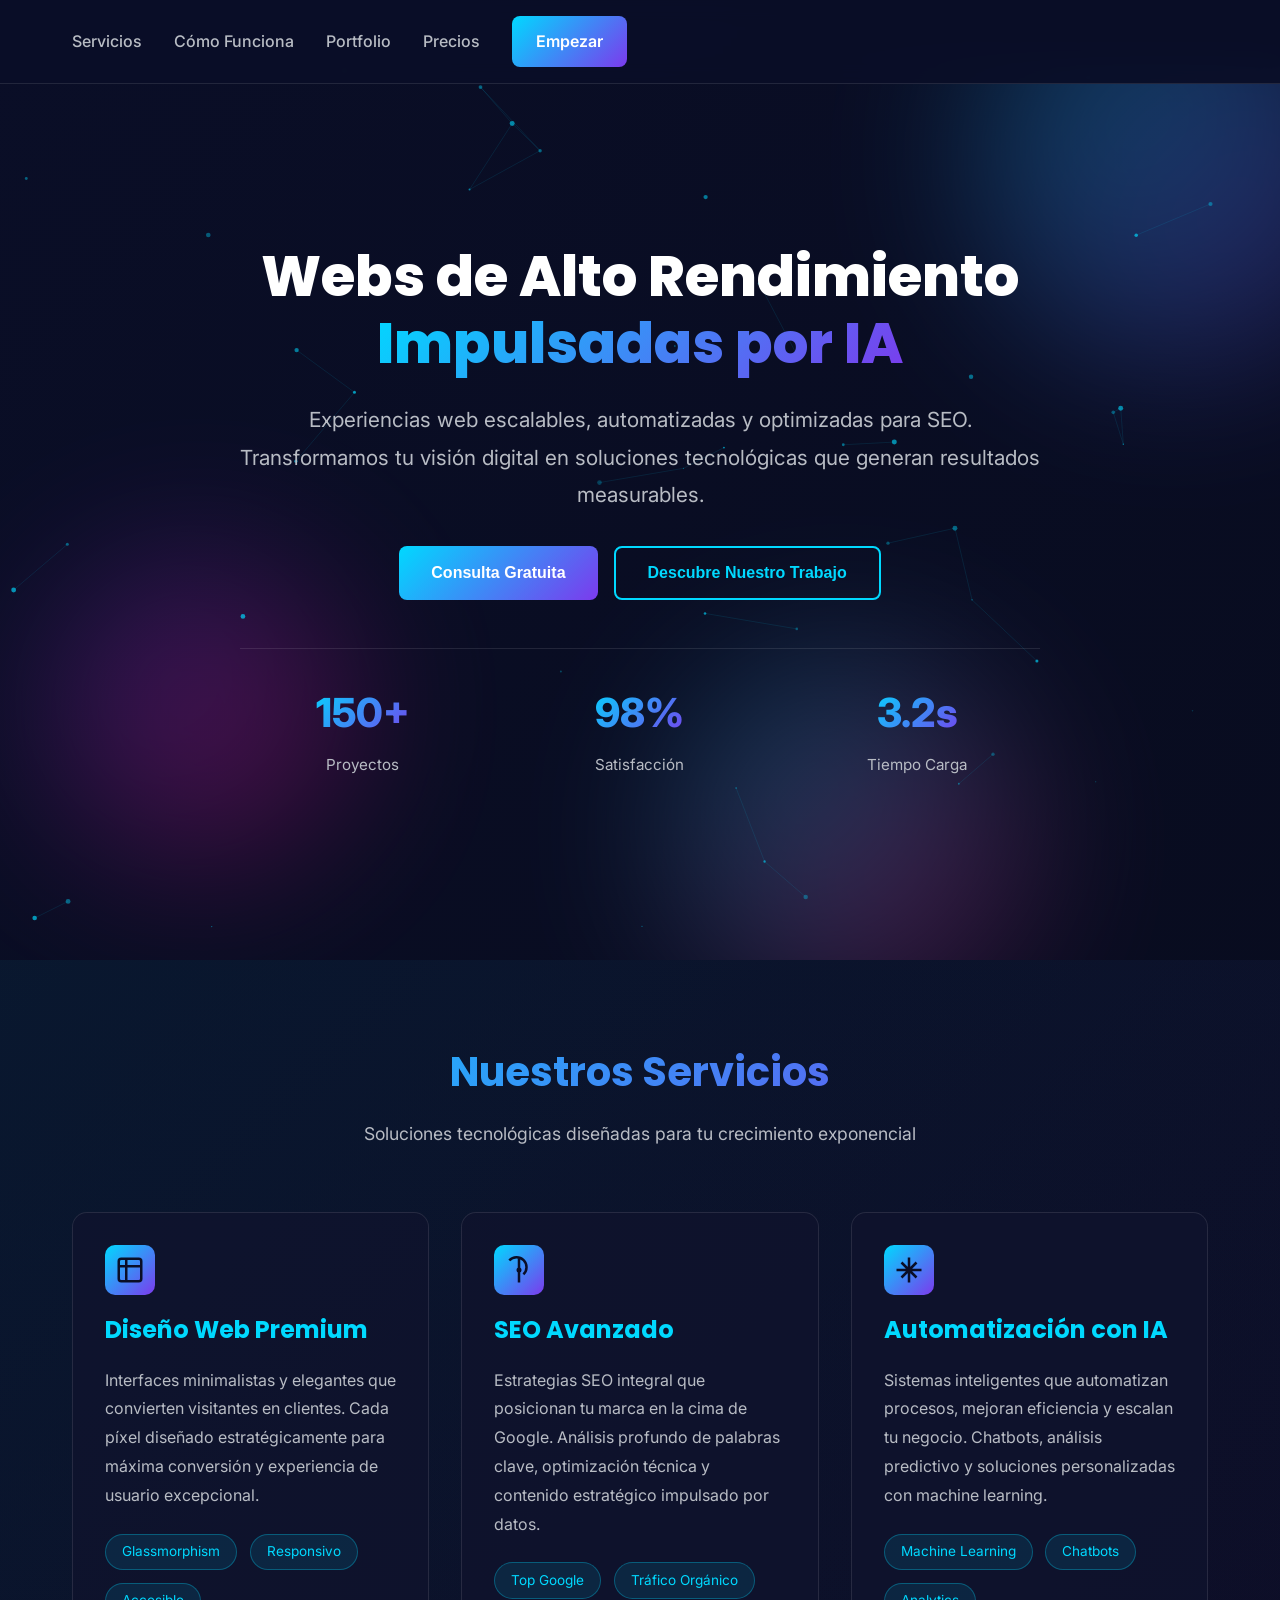
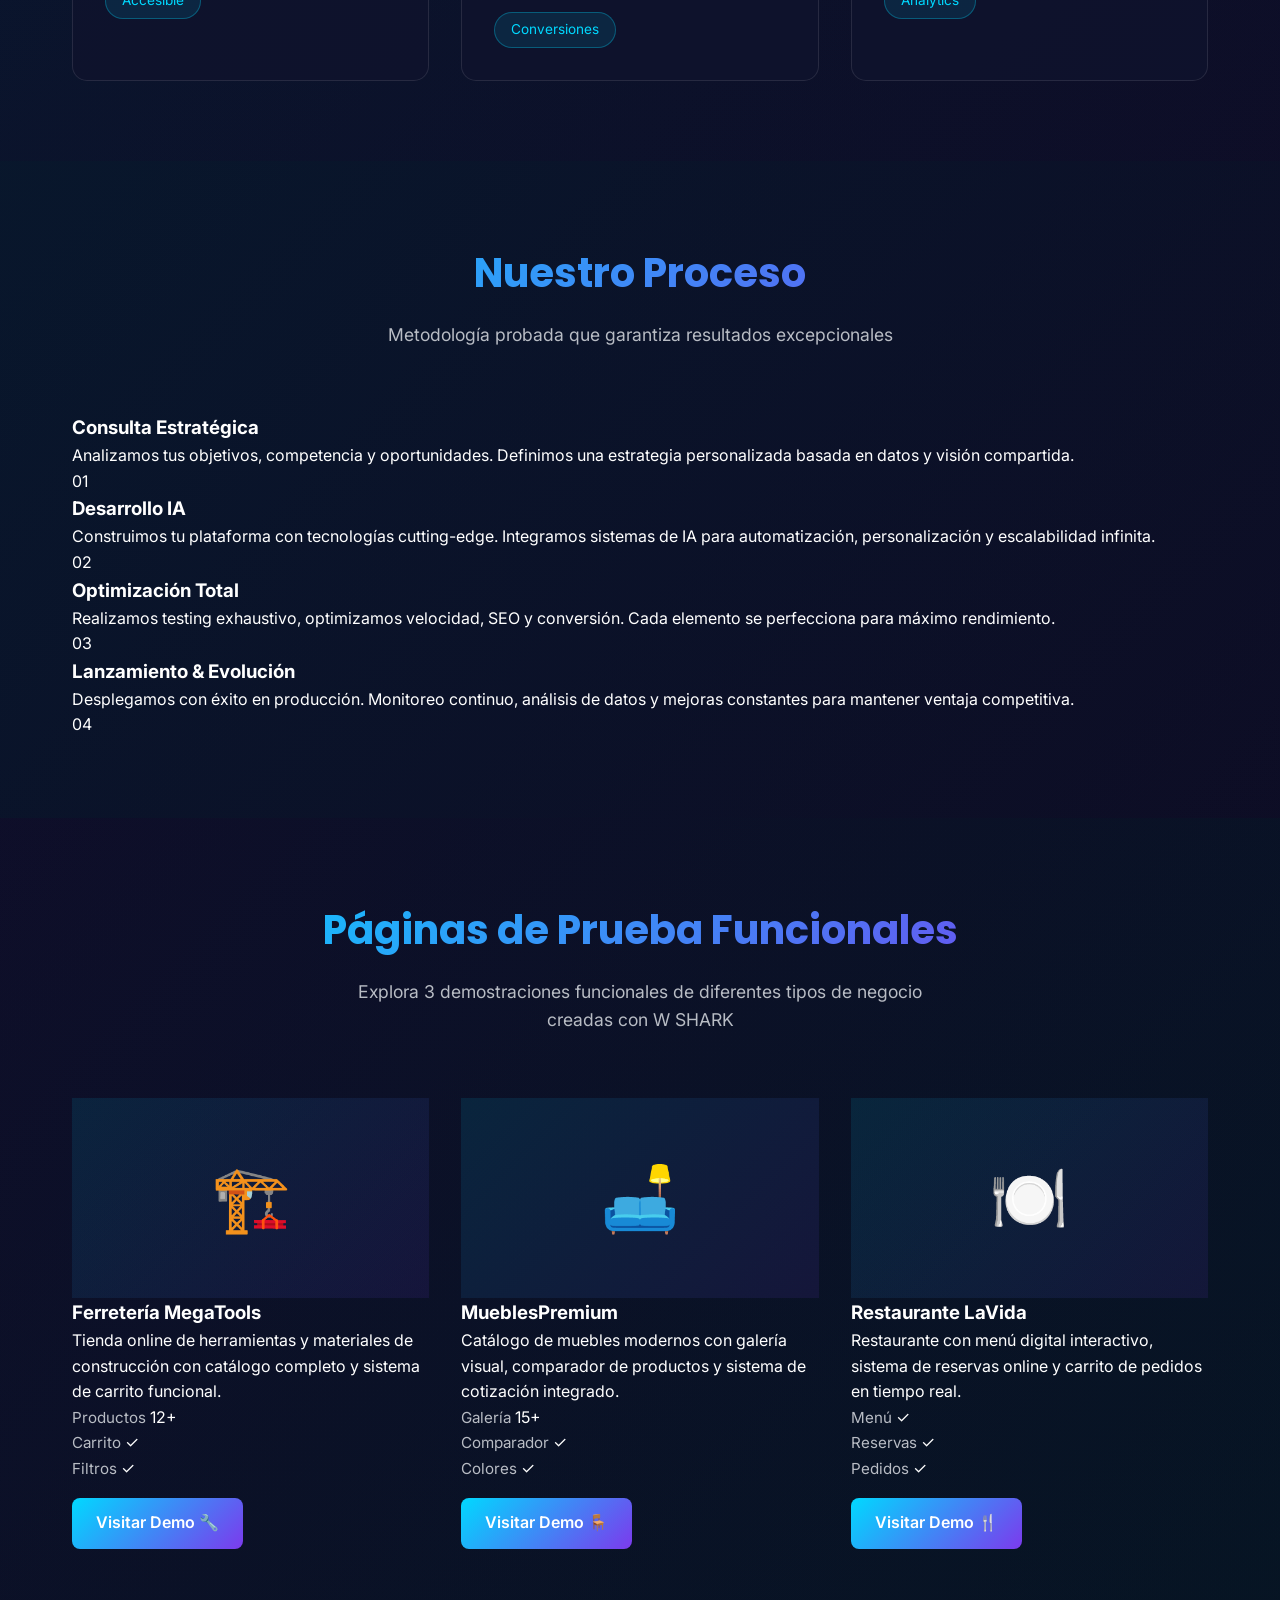
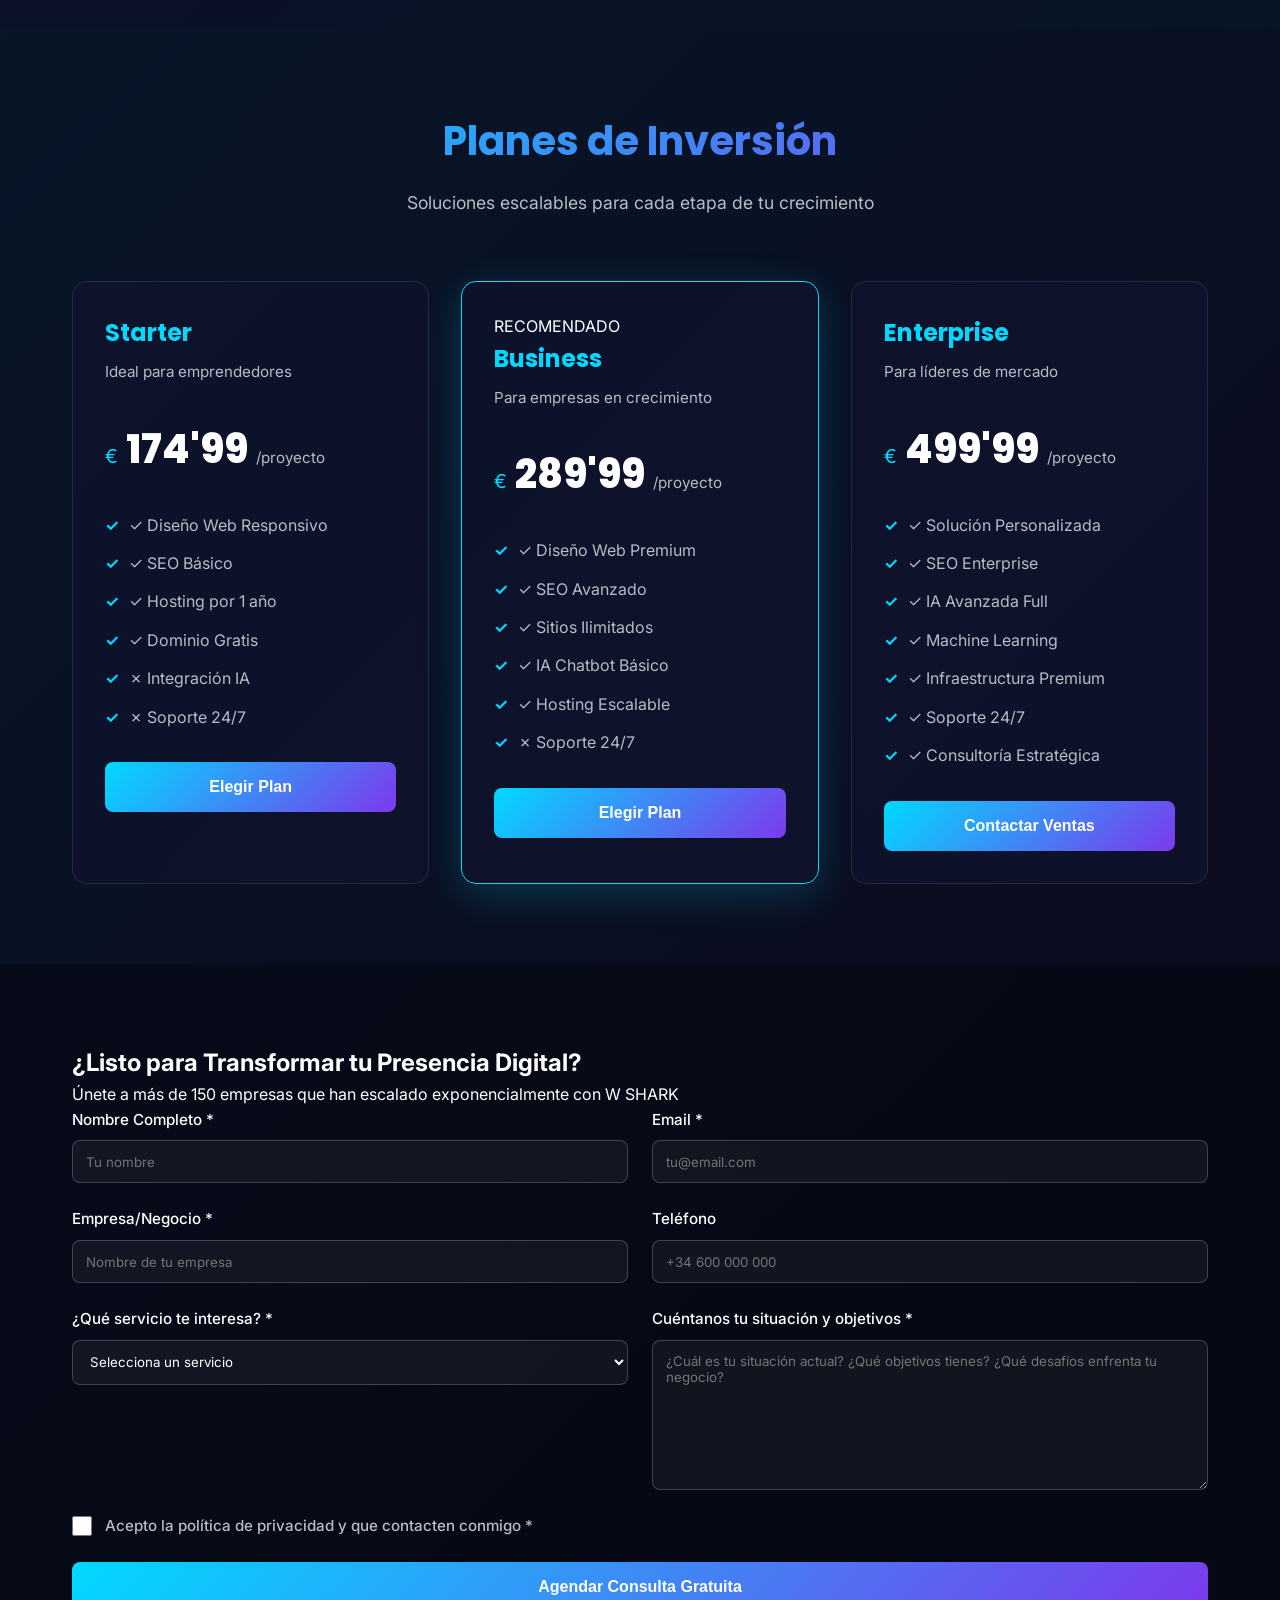
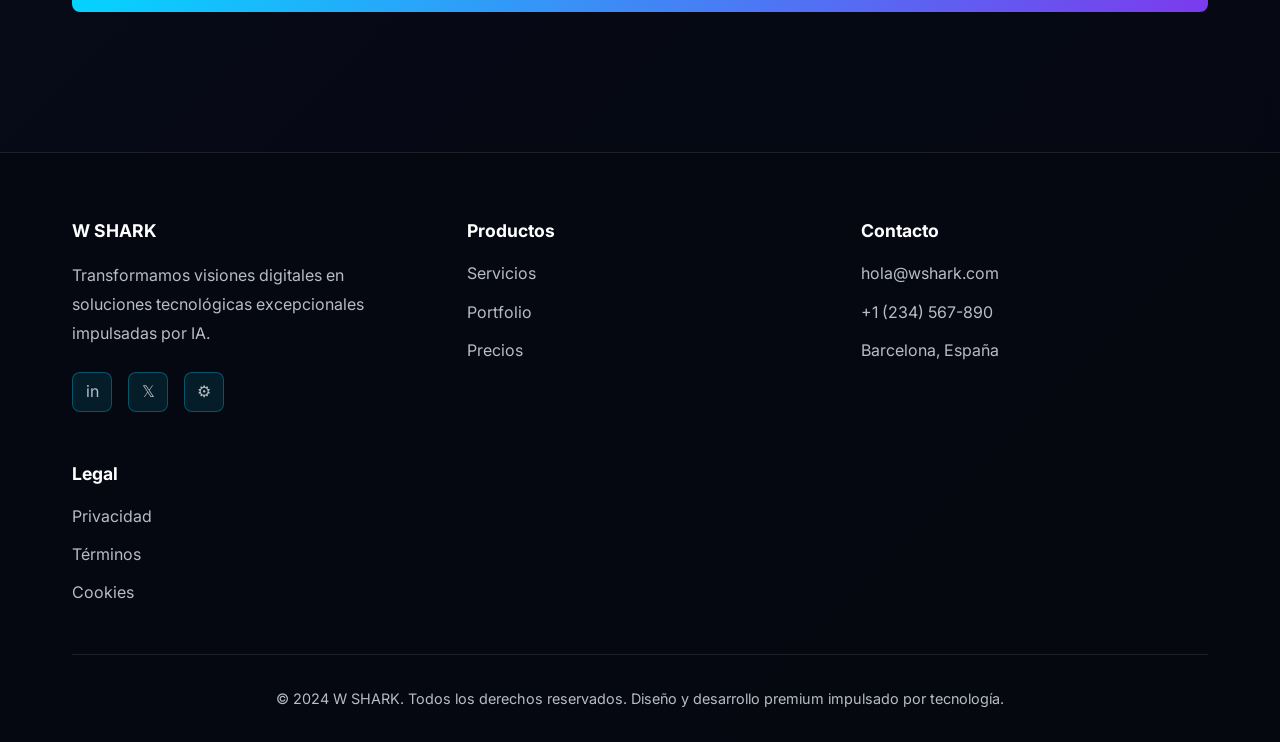
<file: index.html>
<!DOCTYPE html>

<!-- Apertura del documento HTML con idioma español definido -->
<html lang="es">

<!-- ============================
     HEAD - Metadatos y recursos
     ============================ -->
<head>

    <!-- Codificación UTF-8 y viewport responsive para adaptarse a cualquier dispositivo -->
    <meta charset="UTF-8">
    <meta name="viewport" content="width=device-width, initial-scale=1.0">

    <!-- Meta descripción para SEO: texto que aparece en los resultados de búsqueda de Google -->
    <meta name="description" content="W SHARK - Webs de Alto Rendimiento Impulsadas por IA. Experiencias web escalables, automatizadas y optimizadas para SEO.">

    <!-- Título de la pestaña del navegador -->
    <title>W SHARK - Webs de Alto Rendimiento Impulsadas por IA</title>

    <!-- Carga de fuentes tipográficas desde Google Fonts: Inter y Poppins con múltiples pesos -->
    <link href="https://fonts.googleapis.com/css2?family=Inter:wght@300;400;500;600;700;800&family=Poppins:wght@400;600;700;800&display=swap" rel="stylesheet">

    <!-- Hoja de estilos principal del proyecto -->
    <link rel="stylesheet" href="style.css">

</head>

<!-- ============================
     BODY - Contenido visible
     ============================ -->
<body>

    <!-- ============================
         NAVBAR - Barra de navegación
         ============================ -->

    <!-- Barra de navegación fija con id para manipulación desde JavaScript -->
    <nav class="navbar" id="navbar">

        <div class="navbar-container">

            <!-- Botón hamburguesa (tres líneas) que aparece en móvil para abrir/cerrar el menú -->
            <div class="menu-toggle" id="menuToggle">
                <span></span>
                <span></span>
                <span></span>
            </div>

            <!-- Menú de navegación con enlaces ancla a cada sección de la página y botón CTA "Empezar" -->
            <ul class="nav-menu" id="navMenu">
                <li><a href="#servicios" class="nav-link">Servicios</a></li>
                <li><a href="#metodologia" class="nav-link">Cómo Funciona</a></li>
                <li><a href="#portfolio" class="nav-link">Portfolio</a></li>
                <li><a href="#precios" class="nav-link">Precios</a></li>
                <li><a href="#contacto" class="btn-cta nav-cta">Empezar</a></li>
            </ul>

        </div>

    </nav>


    <!-- ============================
         HERO SECTION - Portada principal
         ============================ -->

    <section class="hero" id="hero">

        <!-- Fondo decorativo con tres esferas de gradiente animadas -->
        <div class="hero-background">
            <div class="gradient-sphere gradient-1"></div>
            <div class="gradient-sphere gradient-2"></div>
            <div class="gradient-sphere gradient-3"></div>
        </div>

        <!-- Canvas para la animación de partículas, controlada desde script.js -->
        <canvas id="particleCanvas"></canvas>

        <!-- Contenido principal del hero: título, subtítulo, botones de acción y estadísticas -->
        <div class="hero-content">

            <!-- Título principal con animación de entrada y texto destacado en color -->
            <h1 class="hero-title reveal-text">
                Webs de Alto Rendimiento <br>
                <span class="highlight">Impulsadas por IA</span>
            </h1>

            <!-- Subtítulo descriptivo del servicio con animación fade -->
            <p class="hero-subtitle reveal-fade">
                Experiencias web escalables, automatizadas y optimizadas para SEO. 
                Transformamos tu visión digital en soluciones tecnológicas que generan resultados measurables.
            </p>

            <!-- Botones de llamada a la acción: consulta gratuita y ver portfolio -->
            <div class="hero-buttons reveal-fade">
                <button class="btn-cta btn-primary">Consulta Gratuita</button>
                <button class="btn-secondary">Descubre Nuestro Trabajo</button>
            </div>

            <!-- Estadísticas destacadas: proyectos completados, satisfacción de clientes y tiempo de carga -->
            <div class="hero-stats reveal-fade">
                <div class="stat">
                    <span class="stat-number">150+</span>
                    <span class="stat-label">Proyectos</span>
                </div>
                <div class="stat">
                    <span class="stat-number">98%</span>
                    <span class="stat-label">Satisfacción</span>
                </div>
                <div class="stat">
                    <span class="stat-number">3.2s</span>
                    <span class="stat-label">Tiempo Carga</span>
                </div>
            </div>

        </div>

    </section>


    <!-- ============================
         SERVICIOS - Tarjetas de servicios
         ============================ -->

    <section class="servicios" id="servicios">

        <div class="container">

            <!-- Encabezado de sección con título y descripción -->
            <div class="section-header">
                <h2 class="section-title">Nuestros Servicios</h2>
                <p class="section-description">Soluciones tecnológicas diseñadas para tu crecimiento exponencial</p>
            </div>

            <!-- Grid de tres tarjetas de servicio: Diseño Web, SEO Avanzado y Automatización con IA.
                 Cada tarjeta incluye un icono SVG, título, descripción y etiquetas de características. -->
            <div class="servicios-grid">

                <!-- Tarjeta 1: Diseño Web Premium -->
                <div class="service-card reveal-card">
                    <div class="service-icon">
                        <svg viewBox="0 0 24 24" fill="none" stroke="currentColor" stroke-width="2">
                            <rect x="3" y="3" width="18" height="18" rx="2"/>
                            <path d="M3 9h18M9 3v18"/>
                        </svg>
                    </div>
                    <h3>Diseño Web Premium</h3>
                    <p>Interfaces minimalistas y elegantes que convierten visitantes en clientes. Cada píxel diseñado estratégicamente para máxima conversión y experiencia de usuario excepcional.</p>
                    <div class="service-features">
                        <span class="feature-tag">Glassmorphism</span>
                        <span class="feature-tag">Responsivo</span>
                        <span class="feature-tag">Accesible</span>
                    </div>
                </div>

                <!-- Tarjeta 2: SEO Avanzado -->
                <div class="service-card reveal-card">
                    <div class="service-icon">
                        <svg viewBox="0 0 24 24" fill="none" stroke="currentColor" stroke-width="2">
                            <circle cx="12" cy="12" r="1"/>
                            <path d="M4.22 4.22a8 8 0 1 1 11.31 11.31M12 2v10"/>
                            <path d="M12 12v10"/>
                        </svg>
                    </div>
                    <h3>SEO Avanzado</h3>
                    <p>Estrategias SEO integral que posicionan tu marca en la cima de Google. Análisis profundo de palabras clave, optimización técnica y contenido estratégico impulsado por datos.</p>
                    <div class="service-features">
                        <span class="feature-tag">Top Google</span>
                        <span class="feature-tag">Tráfico Orgánico</span>
                        <span class="feature-tag">Conversiones</span>
                    </div>
                </div>

                <!-- Tarjeta 3: Automatización con IA -->
                <div class="service-card reveal-card">
                    <div class="service-icon">
                        <svg viewBox="0 0 24 24" fill="none" stroke="currentColor" stroke-width="2">
                            <path d="M12 2v20M2 12h20M6 6l12 12M18 6l-12 12"/>
                        </svg>
                    </div>
                    <h3>Automatización con IA</h3>
                    <p>Sistemas inteligentes que automatizan procesos, mejoran eficiencia y escalan tu negocio. Chatbots, análisis predictivo y soluciones personalizadas con machine learning.</p>
                    <div class="service-features">
                        <span class="feature-tag">Machine Learning</span>
                        <span class="feature-tag">Chatbots</span>
                        <span class="feature-tag">Analytics</span>
                    </div>
                </div>

            </div>

        </div>

    </section>


    <!-- ============================
         METODOLOGÍA - Proceso de trabajo
         ============================ -->

    <section class="metodologia" id="metodologia">

        <div class="container">

            <!-- Encabezado de sección con título y descripción -->
            <div class="section-header">
                <h2 class="section-title">Nuestro Proceso</h2>
                <p class="section-description">Metodología probada que garantiza resultados excepcionales</p>
            </div>

            <!-- Timeline de 4 pasos que explica el proceso de trabajo:
                 consulta, desarrollo, optimización y lanzamiento.
                 Cada item incluye un marcador visual, título, descripción y número de paso. -->
            <div class="timeline">

                <!-- Paso 01: Consulta Estratégica -->
                <div class="timeline-item reveal-timeline">
                    <div class="timeline-marker"></div>
                    <div class="timeline-content">
                        <h3>Consulta Estratégica</h3>
                        <p>Analizamos tus objetivos, competencia y oportunidades. Definimos una estrategia personalizada basada en datos y visión compartida.</p>
                        <span class="timeline-number">01</span>
                    </div>
                </div>

                <!-- Paso 02: Desarrollo IA -->
                <div class="timeline-item reveal-timeline">
                    <div class="timeline-marker"></div>
                    <div class="timeline-content">
                        <h3>Desarrollo IA</h3>
                        <p>Construimos tu plataforma con tecnologías cutting-edge. Integramos sistemas de IA para automatización, personalización y escalabilidad infinita.</p>
                        <span class="timeline-number">02</span>
                    </div>
                </div>

                <!-- Paso 03: Optimización Total -->
                <div class="timeline-item reveal-timeline">
                    <div class="timeline-marker"></div>
                    <div class="timeline-content">
                        <h3>Optimización Total</h3>
                        <p>Realizamos testing exhaustivo, optimizamos velocidad, SEO y conversión. Cada elemento se perfecciona para máximo rendimiento.</p>
                        <span class="timeline-number">03</span>
                    </div>
                </div>

                <!-- Paso 04: Lanzamiento y Evolución continua -->
                <div class="timeline-item reveal-timeline">
                    <div class="timeline-marker"></div>
                    <div class="timeline-content">
                        <h3>Lanzamiento & Evolución</h3>
                        <p>Desplegamos con éxito en producción. Monitoreo continuo, análisis de datos y mejoras constantes para mantener ventaja competitiva.</p>
                        <span class="timeline-number">04</span>
                    </div>
                </div>

            </div>

        </div>

    </section>


    <!-- ============================
         PORTFOLIO - Casos de éxito
         ============================ -->

    <section class="portfolio" id="portfolio">

        <div class="container">

            <!-- Encabezado de sección con título y descripción -->
            <div class="section-header">
                <h2 class="section-title">Páginas de Prueba Funcionales</h2>
                <p class="section-description">Explora 3 demostraciones funcionales de diferentes tipos de negocio creadas con W SHARK</p>
            </div>

            <!-- Grid de tres demostraciones funcionales de diferentes tipos de negocio -->
            <div class="portfolio-grid">

                <!-- FERRETERÍA MegaTools -->
                <div class="portfolio-card reveal-card">
                    <div class="portfolio-image">
                        <div style="font-size: 4rem; text-align: center; padding: 3rem 1rem;">🏗️</div>
                    </div>
                    <div class="portfolio-info">
                        <h3>Ferretería MegaTools</h3>
                        <p>Tienda online de herramientas y materiales de construcción con catálogo completo y sistema de carrito funcional.</p>
                        <div class="portfolio-stats">
                            <div class="stat-item">
                                <span class="stat-label">Productos</span>
                                <span class="stat-value">12+</span>
                            </div>
                            <div class="stat-item">
                                <span class="stat-label">Carrito</span>
                                <span class="stat-value">✓</span>
                            </div>
                            <div class="stat-item">
                                <span class="stat-label">Filtros</span>
                                <span class="stat-value">✓</span>
                            </div>
                        </div>
                        <a href="ferreteria.html" style="display: inline-block; margin-top: 1rem; padding: 0.8rem 1.5rem; background: linear-gradient(135deg, #00d9ff, #7c3aed); color: white; text-decoration: none; border-radius: 8px; font-weight: 600; transition: all 0.3s;" onmouseover="this.style.transform='scale(1.05)'" onmouseout="this.style.transform='scale(1)'">Visitar Demo 🔧</a>
                    </div>
                </div>

                <!-- MUEBLES MueblesPremium -->
                <div class="portfolio-card reveal-card">
                    <div class="portfolio-image">
                        <div style="font-size: 4rem; text-align: center; padding: 3rem 1rem;">🛋️</div>
                    </div>
                    <div class="portfolio-info">
                        <h3>MueblesPremium</h3>
                        <p>Catálogo de muebles modernos con galería visual, comparador de productos y sistema de cotización integrado.</p>
                        <div class="portfolio-stats">
                            <div class="stat-item">
                                <span class="stat-label">Galería</span>
                                <span class="stat-value">15+</span>
                            </div>
                            <div class="stat-item">
                                <span class="stat-label">Comparador</span>
                                <span class="stat-value">✓</span>
                            </div>
                            <div class="stat-item">
                                <span class="stat-label">Colores</span>
                                <span class="stat-value">✓</span>
                            </div>
                        </div>
                        <a href="muebles.html" style="display: inline-block; margin-top: 1rem; padding: 0.8rem 1.5rem; background: linear-gradient(135deg, #00d9ff, #7c3aed); color: white; text-decoration: none; border-radius: 8px; font-weight: 600; transition: all 0.3s;" onmouseover="this.style.transform='scale(1.05)'" onmouseout="this.style.transform='scale(1)'">Visitar Demo 🪑</a>
                    </div>
                </div>

                <!-- RESTAURANTE LaVida -->
                <div class="portfolio-card reveal-card">
                    <div class="portfolio-image">
                        <div style="font-size: 4rem; text-align: center; padding: 3rem 1rem;">🍽️</div>
                    </div>
                    <div class="portfolio-info">
                        <h3>Restaurante LaVida</h3>
                        <p>Restaurante con menú digital interactivo, sistema de reservas online y carrito de pedidos en tiempo real.</p>
                        <div class="portfolio-stats">
                            <div class="stat-item">
                                <span class="stat-label">Menú</span>
                                <span class="stat-value">✓</span>
                            </div>
                            <div class="stat-item">
                                <span class="stat-label">Reservas</span>
                                <span class="stat-value">✓</span>
                            </div>
                            <div class="stat-item">
                                <span class="stat-label">Pedidos</span>
                                <span class="stat-value">✓</span>
                            </div>
                        </div>
                        <a href="restaurante.html" style="display: inline-block; margin-top: 1rem; padding: 0.8rem 1.5rem; background: linear-gradient(135deg, #00d9ff, #7c3aed); color: white; text-decoration: none; border-radius: 8px; font-weight: 600; transition: all 0.3s;" onmouseover="this.style.transform='scale(1.05)'" onmouseout="this.style.transform='scale(1)'">Visitar Demo 🍴</a>
                    </div>
                </div>

            </div>

        </div>

    </section>


    <!-- ============================
         PRECIOS - Planes de inversión
         ============================ -->

    <section class="precios" id="precios">

        <div class="container">

            <!-- Encabezado de sección con título y descripción -->
            <div class="section-header">
                <h2 class="section-title">Planes de Inversión</h2>
                <p class="section-description">Soluciones escalables para cada etapa de tu crecimiento</p>
            </div>

            <!-- Grid de tres planes de precios: Starter, Business (destacado/recomendado) y Enterprise.
                 Cada tarjeta muestra nombre, descripción, precio, lista de características incluidas/excluidas y botón de acción. -->
            <div class="pricing-grid">

                <!-- Plan Starter: básico para emprendedores -->
                <div class="pricing-card reveal-card">
                    <div class="pricing-header">
                        <h3>Starter</h3>
                        <p class="pricing-desc">Ideal para emprendedores</p>
                    </div>
                    <div class="pricing-price">
                        <span class="currency">€</span>
                        <span class="amount">174'99</span>
                        <span class="period">/proyecto</span>
                    </div>
                    <ul class="pricing-features">
                        <li>✓ Diseño Web Responsivo</li>
                        <li>✓ SEO Básico</li>
                        <li>✓ Hosting por 1 año</li>
                        <li>✓ Dominio Gratis</li>
                        <li>✗ Integración IA</li>
                        <li>✗ Soporte 24/7</li>
                    </ul>
                    <button class="btn-pricing">Elegir Plan</button>
                </div>

                <!-- Plan Business: recomendado, para empresas en crecimiento (tarjeta destacada visualmente) -->
                <div class="pricing-card featured reveal-card">
                    <div class="pricing-badge">RECOMENDADO</div>
                    <div class="pricing-header">
                        <h3>Business</h3>
                        <p class="pricing-desc">Para empresas en crecimiento</p>
                    </div>
                    <div class="pricing-price">
                        <span class="currency">€</span>
                        <span class="amount">289'99</span>
                        <span class="period">/proyecto</span>
                    </div>
                    <ul class="pricing-features">
                        <li>✓ Diseño Web Premium</li>
                        <li>✓ SEO Avanzado</li>
                        <li>✓ Sitios Ilimitados</li>
                        <li>✓ IA Chatbot Básico</li>
                        <li>✓ Hosting Escalable</li>
                        <li>✗ Soporte 24/7</li>
                    </ul>
                    <button class="btn-pricing btn-primary">Elegir Plan</button>
                </div>

                <!-- Plan Enterprise: solución completa para líderes de mercado -->
                <div class="pricing-card reveal-card">
                    <div class="pricing-header">
                        <h3>Enterprise</h3>
                        <p class="pricing-desc">Para líderes de mercado</p>
                    </div>
                    <div class="pricing-price">
                        <span class="currency">€</span>
                        <span class="amount">499'99</span>
                        <span class="period">/proyecto</span>
                    </div>
                    <ul class="pricing-features">
                        <li>✓ Solución Personalizada</li>
                        <li>✓ SEO Enterprise</li>
                        <li>✓ IA Avanzada Full</li>
                        <li>✓ Machine Learning</li>
                        <li>✓ Infraestructura Premium</li>
                        <li>✓ Soporte 24/7</li>
                        <li>✓ Consultoría Estratégica</li>
                    </ul>
                    <button class="btn-pricing">Contactar Ventas</button>
                </div>

            </div>

        </div>

    </section>


    <!-- ============================
         CTA + FORMULARIO DE CONTACTO
         ============================ -->

    <section class="cta-section" id="contacto">

        <div class="container">

            <!-- Bloque de llamada a la acción con título persuasivo y subtítulo de prueba social -->
            <div class="cta-content">

                <h2>¿Listo para Transformar tu Presencia Digital?</h2>
                <p>Únete a más de 150 empresas que han escalado exponencialmente con W SHARK</p>

                <!-- Formulario de contacto para agendar una consulta gratuita.
                     Recoge nombre, email, empresa, teléfono, servicio de interés, descripción del proyecto
                     y aceptación de política de privacidad. El envío es gestionado desde script.js. -->
                <div class="contact-form-wrapper reveal-fade">

                    <form id="contactForm" class="contact-form">

                        <!-- Campo: nombre completo (obligatorio) -->
                        <div class="form-group">
                            <label for="nombre">Nombre Completo *</label>
                            <input type="text" id="nombre" name="nombre" required placeholder="Tu nombre">
                        </div>

                        <!-- Campo: email (obligatorio) -->
                        <div class="form-group">
                            <label for="email">Email *</label>
                            <input type="email" id="email" name="email" required placeholder="tu@email.com">
                        </div>

                        <!-- Campo: nombre de empresa o negocio (obligatorio) -->
                        <div class="form-group">
                            <label for="empresa">Empresa/Negocio *</label>
                            <input type="text" id="empresa" name="empresa" required placeholder="Nombre de tu empresa">
                        </div>

                        <!-- Campo: teléfono (opcional) -->
                        <div class="form-group">
                            <label for="telefono">Teléfono</label>
                            <input type="tel" id="telefono" name="telefono" placeholder="+34 600 000 000">
                        </div>

                        <!-- Selector desplegable: servicio de interés (obligatorio) -->
                        <div class="form-group">
                            <label for="servicio">¿Qué servicio te interesa? *</label>
                            <select id="servicio" name="servicio" required>
                                <option value="">Selecciona un servicio</option>
                                <option value="diseño">Diseño Web Premium</option>
                                <option value="seo">SEO Avanzado</option>
                                <option value="ia">Automatización con IA</option>
                                <option value="otro">Otro / Consultoría</option>
                            </select>
                        </div>

                        <!-- Textarea: descripción libre de situación y objetivos del cliente (obligatorio) -->
                        <div class="form-group">
                            <label for="contexto">Cuéntanos tu situación y objetivos *</label>
                            <textarea id="contexto" name="contexto" required placeholder="¿Cuál es tu situación actual? ¿Qué objetivos tienes? ¿Qué desafíos enfrenta tu negocio?" rows="5"></textarea>
                        </div>

                        <!-- Checkbox de aceptación de política de privacidad (obligatorio) -->
                        <div class="form-group checkbox">
                            <input type="checkbox" id="privacidad" name="privacidad" required>
                            <label for="privacidad">Acepto la política de privacidad y que contacten conmigo *</label>
                        </div>

                        <!-- Botón de envío del formulario y párrafo donde se muestra el mensaje de respuesta -->
                        <button type="submit" class="btn-cta btn-primary btn-large">Agendar Consulta Gratuita</button>
                        <p class="form-message" id="formMessage"></p>

                    </form>

                </div>

            </div>

        </div>

    </section>


    <!-- ============================
         FOOTER - Pie de página
         ============================ -->

    <footer class="footer">

        <div class="container">

            <!-- Cuatro columnas de información: marca con redes sociales, productos, contacto y enlaces legales -->
            <div class="footer-content">

                <!-- Columna 1: descripción de la marca y enlaces a redes sociales (LinkedIn, X/Twitter, GitHub) -->
                <div class="footer-column">
                    <h4>W SHARK</h4>
                    <p>Transformamos visiones digitales en soluciones tecnológicas excepcionales impulsadas por IA.</p>
                    <div class="social-links">
                        <a href="#" class="social-link" aria-label="LinkedIn">in</a>
                        <a href="#" class="social-link" aria-label="Twitter">𝕏</a>
                        <a href="#" class="social-link" aria-label="GitHub">⚙</a>
                    </div>
                </div>

                <!-- Columna 2: enlaces de navegación rápida a secciones del sitio -->
                <div class="footer-column">
                    <h4>Productos</h4>
                    <ul>
                        <li><a href="#servicios">Servicios</a></li>
                        <li><a href="#portfolio">Portfolio</a></li>
                        <li><a href="#precios">Precios</a></li>
                    </ul>
                </div>

                <!-- Columna 3: datos de contacto directo (email, teléfono y ubicación) -->
                <div class="footer-column">
                    <h4>Contacto</h4>
                    <ul>
                        <li><a href="mailto:hola@wshark.com">hola@wshark.com</a></li>
                        <li><a href="tel:+1234567890">+1 (234) 567-890</a></li>
                        <li><a href="#">Barcelona, España</a></li>
                    </ul>
                </div>

                <!-- Columna 4: enlaces a páginas legales (privacidad, términos y cookies) -->
                <div class="footer-column">
                    <h4>Legal</h4>
                    <ul>
                        <li><a href="#">Privacidad</a></li>
                        <li><a href="#">Términos</a></li>
                        <li><a href="#">Cookies</a></li>
                    </ul>
                </div>

            </div>

            <!-- Barra inferior del footer con el copyright -->
            <div class="footer-bottom">
                <p>&copy; 2024 W SHARK. Todos los derechos reservados. Diseño y desarrollo premium impulsado por tecnología.</p>
            </div>

        </div>

    </footer>


    <!-- Script principal: maneja animaciones, partículas, menú móvil y el envío del formulario -->
    <script src="script.js"></script>

</body>

</html>
</file>
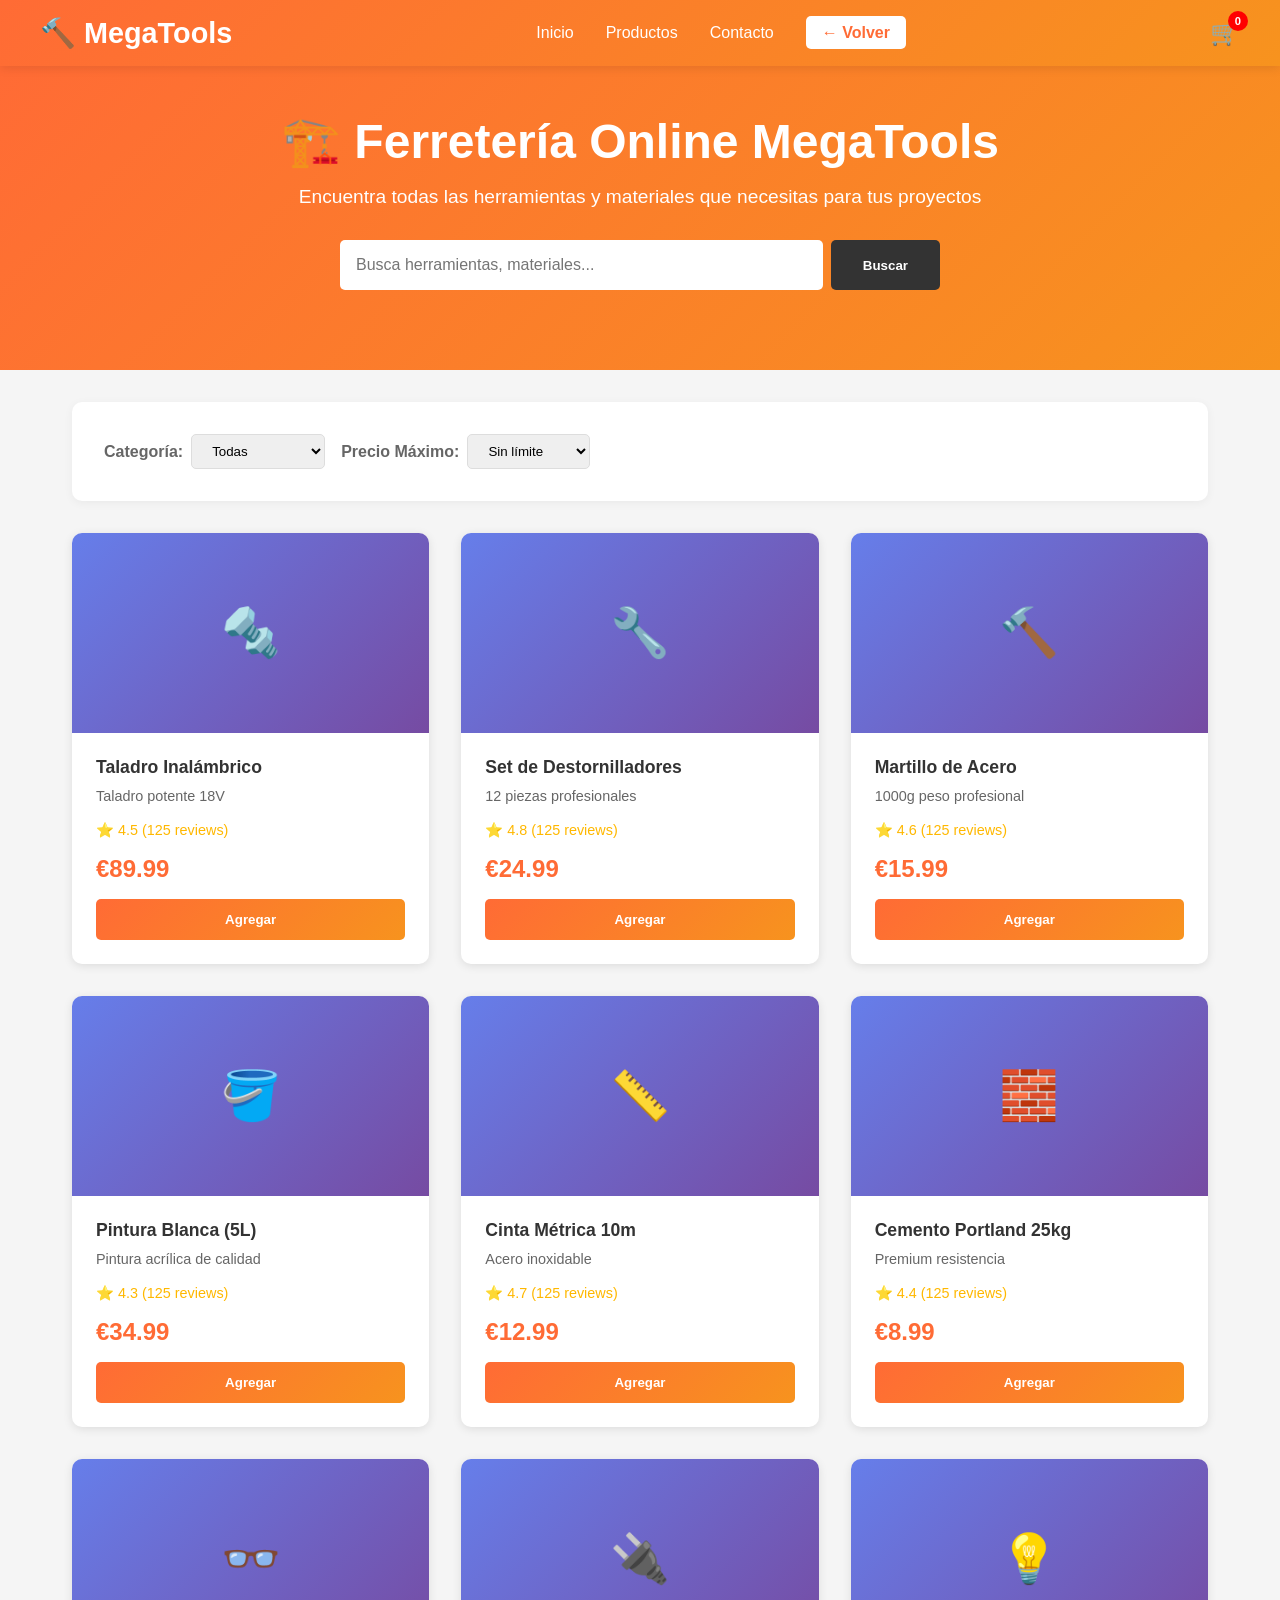
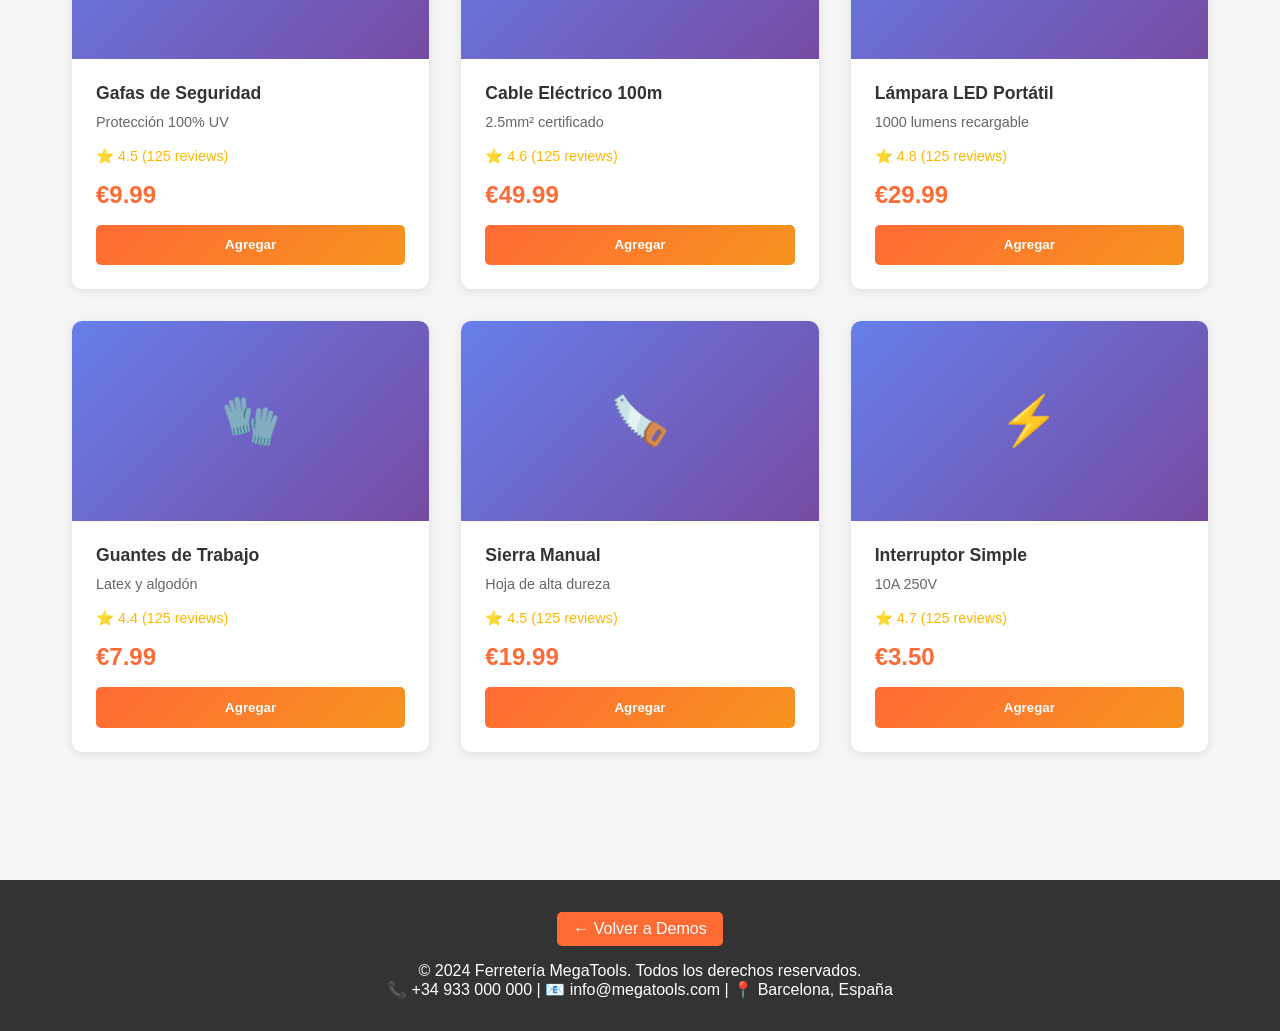
<file: ferreteria.html>
<!DOCTYPE html>
<html lang="es">
<head>
    <meta charset="UTF-8">
    <meta name="viewport" content="width=device-width, initial-scale=1.0">
    <title>Ferretería MegaTools - Herramientas y Materiales</title>
    <style>
        * {
            margin: 0;
            padding: 0;
            box-sizing: border-box;
        }

        body {
            font-family: 'Segoe UI', Tahoma, Geneva, Verdana, sans-serif;
            background-color: #f5f5f5;
            color: #333;
        }

        /* NAVBAR */
        .navbar {
            background: linear-gradient(135deg, #FF6B35 0%, #F7931E 100%);
            padding: 1rem 2rem;
            position: sticky;
            top: 0;
            z-index: 1000;
            box-shadow: 0 2px 10px rgba(0,0,0,0.1);
        }

        .nav-container {
            max-width: 1200px;
            margin: 0 auto;
            display: flex;
            justify-content: space-between;
            align-items: center;
        }

        .logo {
            color: white;
            font-size: 1.8rem;
            font-weight: bold;
            display: flex;
            align-items: center;
            gap: 0.5rem;
            cursor: pointer;
        }

        .nav-links {
            display: flex;
            gap: 2rem;
            list-style: none;
        }

        .nav-links a {
            color: white;
            text-decoration: none;
            font-weight: 500;
            transition: opacity 0.3s;
        }

        .nav-links a:hover {
            opacity: 0.8;
        }

        .cart-icon {
            position: relative;
            cursor: pointer;
            color: white;
            font-size: 1.5rem;
            transition: transform 0.3s;
        }

        .cart-icon:hover {
            transform: scale(1.1);
        }

        .cart-count {
            position: absolute;
            top: -8px;
            right: -8px;
            background: red;
            color: white;
            border-radius: 50%;
            width: 20px;
            height: 20px;
            display: flex;
            align-items: center;
            justify-content: center;
            font-size: 0.7rem;
            font-weight: bold;
        }

        /* HERO */
        .hero {
            background: linear-gradient(135deg, #FF6B35 0%, #F7931E 100%);
            color: white;
            padding: 3rem 2rem;
            text-align: center;
        }

        .hero h1 {
            font-size: 3rem;
            margin-bottom: 1rem;
        }

        .hero p {
            font-size: 1.2rem;
            margin-bottom: 2rem;
        }

        .search-bar {
            max-width: 600px;
            margin: 0 auto 2rem;
            display: flex;
            gap: 0.5rem;
        }

        .search-bar input {
            flex: 1;
            padding: 1rem;
            border: none;
            border-radius: 5px;
            font-size: 1rem;
        }

        .search-bar button {
            padding: 1rem 2rem;
            background: #333;
            color: white;
            border: none;
            border-radius: 5px;
            cursor: pointer;
            font-weight: bold;
            transition: background 0.3s;
        }

        .search-bar button:hover {
            background: #555;
        }

        /* CONTAINER */
        .container {
            max-width: 1200px;
            margin: 0 auto;
            padding: 2rem;
        }

        /* FILTROS */
        .filters {
            background: white;
            padding: 2rem;
            border-radius: 10px;
            margin-bottom: 2rem;
            box-shadow: 0 2px 10px rgba(0,0,0,0.05);
            display: flex;
            gap: 1rem;
            flex-wrap: wrap;
            align-items: center;
        }

        .filter-group {
            display: flex;
            align-items: center;
            gap: 0.5rem;
        }

        .filter-group label {
            font-weight: 600;
            color: #666;
        }

        .filter-group select {
            padding: 0.5rem 1rem;
            border: 1px solid #ddd;
            border-radius: 5px;
            cursor: pointer;
        }

        /* GRID DE PRODUCTOS */
        .products-grid {
            display: grid;
            grid-template-columns: repeat(auto-fill, minmax(280px, 1fr));
            gap: 2rem;
            margin-bottom: 3rem;
        }

        .product-card {
            background: white;
            border-radius: 10px;
            overflow: hidden;
            box-shadow: 0 2px 10px rgba(0,0,0,0.1);
            transition: transform 0.3s, box-shadow 0.3s;
        }

        .product-card:hover {
            transform: translateY(-5px);
            box-shadow: 0 5px 20px rgba(0,0,0,0.15);
        }

        .product-image {
            width: 100%;
            height: 200px;
            background: linear-gradient(135deg, #667eea 0%, #764ba2 100%);
            display: flex;
            align-items: center;
            justify-content: center;
            color: white;
            font-size: 3rem;
        }

        .product-info {
            padding: 1.5rem;
        }

        .product-name {
            font-size: 1.1rem;
            font-weight: bold;
            margin-bottom: 0.5rem;
            color: #333;
        }

        .product-description {
            font-size: 0.9rem;
            color: #666;
            margin-bottom: 1rem;
            line-height: 1.4;
        }

        .product-price {
            font-size: 1.5rem;
            color: #FF6B35;
            font-weight: bold;
            margin-bottom: 1rem;
        }

        .product-rating {
            color: #FFB800;
            margin-bottom: 1rem;
            font-size: 0.9rem;
        }

        .product-footer {
            display: flex;
            gap: 1rem;
        }

        .btn-add-cart {
            flex: 1;
            padding: 0.8rem;
            background: linear-gradient(135deg, #FF6B35 0%, #F7931E 100%);
            color: white;
            border: none;
            border-radius: 5px;
            cursor: pointer;
            font-weight: bold;
            transition: opacity 0.3s;
        }

        .btn-add-cart:hover {
            opacity: 0.9;
        }

        /* CARRITO MODAL */
        .cart-modal {
            display: none;
            position: fixed;
            top: 0;
            left: 0;
            width: 100%;
            height: 100%;
            background: rgba(0,0,0,0.5);
            z-index: 2000;
            justify-content: flex-end;
        }

        .cart-modal.active {
            display: flex;
        }

        .cart-content {
            background: white;
            width: 100%;
            max-width: 400px;
            height: 100%;
            overflow-y: auto;
            padding: 2rem;
            display: flex;
            flex-direction: column;
            animation: slideIn 0.3s ease;
        }

        @keyframes slideIn {
            from {
                transform: translateX(100%);
            }
            to {
                transform: translateX(0);
            }
        }

        .cart-header {
            display: flex;
            justify-content: space-between;
            align-items: center;
            margin-bottom: 2rem;
            font-size: 1.5rem;
            font-weight: bold;
        }

        .close-btn {
            background: none;
            border: none;
            font-size: 1.5rem;
            cursor: pointer;
            color: #666;
        }

        .cart-items {
            flex: 1;
            margin-bottom: 2rem;
        }

        .cart-item {
            display: flex;
            justify-content: space-between;
            align-items: center;
            padding: 1rem;
            border-bottom: 1px solid #eee;
        }

        .cart-item-name {
            font-weight: 600;
        }

        .cart-item-price {
            color: #FF6B35;
            font-weight: bold;
        }

        .remove-item {
            background: none;
            border: none;
            color: red;
            cursor: pointer;
            font-weight: bold;
        }

        .cart-total {
            display: flex;
            justify-content: space-between;
            font-size: 1.2rem;
            font-weight: bold;
            padding: 1rem;
            background: #f5f5f5;
            border-radius: 5px;
            margin-bottom: 1rem;
        }

        .checkout-btn {
            width: 100%;
            padding: 1rem;
            background: linear-gradient(135deg, #FF6B35 0%, #F7931E 100%);
            color: white;
            border: none;
            border-radius: 5px;
            font-weight: bold;
            cursor: pointer;
            font-size: 1rem;
        }

        .checkout-btn:hover {
            opacity: 0.9;
        }

        /* FOOTER */
        .footer {
            background: #333;
            color: white;
            padding: 2rem;
            text-align: center;
            margin-top: 3rem;
        }

        .back-link {
            display: inline-block;
            margin-bottom: 1rem;
            padding: 0.5rem 1rem;
            background: #FF6B35;
            color: white;
            text-decoration: none;
            border-radius: 5px;
            transition: opacity 0.3s;
        }

        .back-link:hover {
            opacity: 0.8;
        }

        @media (max-width: 768px) {
            .hero h1 {
                font-size: 2rem;
            }

            .nav-links {
                gap: 1rem;
            }

            .products-grid {
                grid-template-columns: repeat(auto-fill, minmax(200px, 1fr));
            }

            .filters {
                flex-direction: column;
                align-items: flex-start;
            }

            .cart-content {
                max-width: 100%;
            }
        }
    </style>
</head>
<body>
    <!-- NAVBAR -->
    <nav class="navbar">
        <div class="nav-container">
            <div class="logo" onclick="location.href='index.html'">🔨 MegaTools</div>
            <ul class="nav-links">
                <li><a href="#inicio">Inicio</a></li>
                <li><a href="#productos">Productos</a></li>
                <li><a href="#contacto">Contacto</a></li>
                <li><a href="index.html" style="background: white; color: #FF6B35; padding: 0.5rem 1rem; border-radius: 5px; font-weight: bold;">← Volver</a></li>
            </ul>
            <div class="cart-icon" onclick="toggleCart()">
                🛒
                <span class="cart-count" id="cartCount">0</span>
            </div>
        </div>
    </nav>

    <!-- HERO -->
    <section class="hero">
        <h1>🏗️ Ferretería Online MegaTools</h1>
        <p>Encuentra todas las herramientas y materiales que necesitas para tus proyectos</p>
        <div class="search-bar">
            <input type="text" id="searchInput" placeholder="Busca herramientas, materiales...">
            <button onclick="buscarProductos()">Buscar</button>
        </div>
    </section>

    <!-- FILTROS -->
    <div class="container">
        <div class="filters">
            <div class="filter-group">
                <label for="categoryFilter">Categoría:</label>
                <select id="categoryFilter" onchange="filtrarProductos()">
                    <option value="">Todas</option>
                    <option value="herramientas">Herramientas</option>
                    <option value="materiales">Materiales</option>
                    <option value="seguridad">Seguridad</option>
                    <option value="electricidad">Electricidad</option>
                </select>
            </div>
            <div class="filter-group">
                <label for="priceFilter">Precio Máximo:</label>
                <select id="priceFilter" onchange="filtrarProductos()">
                    <option value="">Sin límite</option>
                    <option value="50">Hasta €50</option>
                    <option value="100">Hasta €100</option>
                    <option value="200">Hasta €200</option>
                    <option value="500">Hasta €500</option>
                </select>
            </div>
        </div>

        <!-- GRID DE PRODUCTOS -->
        <div class="products-grid" id="productsGrid"></div>
    </div>

    <!-- CARRITO MODAL -->
    <div class="cart-modal" id="cartModal">
        <div class="cart-content">
            <div class="cart-header">
                <span>Mi Carrito</span>
                <button class="close-btn" onclick="toggleCart()">✕</button>
            </div>
            <div class="cart-items" id="cartItems"></div>
            <div class="cart-total">
                <span>Total:</span>
                <span id="cartTotal">€0.00</span>
            </div>
            <button class="checkout-btn" onclick="checkout()">Ir al Checkout</button>
        </div>
    </div>

    <!-- FOOTER -->
    <footer class="footer">
        <a href="index-demo.html" class="back-link">← Volver a Demos</a>
        <p>&copy; 2024 Ferretería MegaTools. Todos los derechos reservados.</p>
        <p>📞 +34 933 000 000 | 📧 info@megatools.com | 📍 Barcelona, España</p>
    </footer>

    <script>
        // DATOS DE PRODUCTOS
        const productos = [
            { id: 1, nombre: "Taladro Inalámbrico", precio: 89.99, categoria: "herramientas", imagen: "🔩", rating: 4.5, desc: "Taladro potente 18V" },
            { id: 2, nombre: "Set de Destornilladores", precio: 24.99, categoria: "herramientas", imagen: "🔧", rating: 4.8, desc: "12 piezas profesionales" },
            { id: 3, nombre: "Martillo de Acero", precio: 15.99, categoria: "herramientas", imagen: "🔨", rating: 4.6, desc: "1000g peso profesional" },
            { id: 4, nombre: "Pintura Blanca (5L)", precio: 34.99, categoria: "materiales", imagen: "🪣", rating: 4.3, desc: "Pintura acrílica de calidad" },
            { id: 5, nombre: "Cinta Métrica 10m", precio: 12.99, categoria: "herramientas", imagen: "📏", rating: 4.7, desc: "Acero inoxidable" },
            { id: 6, nombre: "Cemento Portland 25kg", precio: 8.99, categoria: "materiales", imagen: "🧱", rating: 4.4, desc: "Premium resistencia" },
            { id: 7, nombre: "Gafas de Seguridad", precio: 9.99, categoria: "seguridad", imagen: "👓", rating: 4.5, desc: "Protección 100% UV" },
            { id: 8, nombre: "Cable Eléctrico 100m", precio: 49.99, categoria: "electricidad", imagen: "🔌", rating: 4.6, desc: "2.5mm² certificado" },
            { id: 9, nombre: "Lámpara LED Portátil", precio: 29.99, categoria: "electricidad", imagen: "💡", rating: 4.8, desc: "1000 lumens recargable" },
            { id: 10, nombre: "Guantes de Trabajo", precio: 7.99, categoria: "seguridad", imagen: "🧤", rating: 4.4, desc: "Latex y algodón" },
            { id: 11, nombre: "Sierra Manual", precio: 19.99, categoria: "herramientas", imagen: "🪚", rating: 4.5, desc: "Hoja de alta dureza" },
            { id: 12, nombre: "Interruptor Simple", precio: 3.50, categoria: "electricidad", imagen: "⚡", rating: 4.7, desc: "10A 250V" },
        ];

        let carrito = [];
        let productosFiltrados = [...productos];

        // RENDERIZAR PRODUCTOS
        function renderizarProductos(productosAMostrar) {
            const grid = document.getElementById('productsGrid');
            grid.innerHTML = productosAMostrar.map(producto => `
                <div class="product-card">
                    <div class="product-image">${producto.imagen}</div>
                    <div class="product-info">
                        <div class="product-name">${producto.nombre}</div>
                        <div class="product-description">${producto.desc}</div>
                        <div class="product-rating">⭐ ${producto.rating} (125 reviews)</div>
                        <div class="product-price">€${producto.precio.toFixed(2)}</div>
                        <div class="product-footer">
                            <button class="btn-add-cart" onclick="agregarAlCarrito(${producto.id})">Agregar</button>
                        </div>
                    </div>
                </div>
            `).join('');
        }

        // AGREGAR AL CARRITO
        function agregarAlCarrito(id) {
            const producto = productos.find(p => p.id === id);
            const itemExistente = carrito.find(item => item.id === id);
            
            if (itemExistente) {
                itemExistente.cantidad++;
            } else {
                carrito.push({ ...producto, cantidad: 1 });
            }
            
            actualizarCarrito();
            alert(`${producto.nombre} agregado al carrito! 🛒`);
        }

        // ACTUALIZAR CARRITO
        function actualizarCarrito() {
            const cartCount = document.getElementById('cartCount');
            const cartItems = document.getElementById('cartItems');
            const cartTotal = document.getElementById('cartTotal');
            
            cartCount.textContent = carrito.reduce((sum, item) => sum + item.cantidad, 0);
            
            let html = '';
            let total = 0;
            
            carrito.forEach(item => {
                const subtotal = item.precio * item.cantidad;
                total += subtotal;
                html += `
                    <div class="cart-item">
                        <div>
                            <div class="cart-item-name">${item.nombre}</div>
                            <small>Cantidad: ${item.cantidad}</small>
                        </div>
                        <div style="display: flex; gap: 1rem; align-items: center;">
                            <span class="cart-item-price">€${subtotal.toFixed(2)}</span>
                            <button class="remove-item" onclick="removerDelCarrito(${item.id})">✕</button>
                        </div>
                    </div>
                `;
            });
            
            cartItems.innerHTML = html || '<p style="color: #999; text-align: center;">Tu carrito está vacío</p>';
            cartTotal.textContent = '€' + total.toFixed(2);
        }

        // REMOVER DEL CARRITO
        function removerDelCarrito(id) {
            carrito = carrito.filter(item => item.id !== id);
            actualizarCarrito();
        }

        // TOGGLE CARRITO MODAL
        function toggleCart() {
            document.getElementById('cartModal').classList.toggle('active');
        }

        // BUSCAR PRODUCTOS
        function buscarProductos() {
            const searchTerm = document.getElementById('searchInput').value.toLowerCase();
            productosFiltrados = productos.filter(p => 
                p.nombre.toLowerCase().includes(searchTerm) ||
                p.desc.toLowerCase().includes(searchTerm)
            );
            renderizarProductos(productosFiltrados);
        }

        // FILTRAR PRODUCTOS
        function filtrarProductos() {
            const category = document.getElementById('categoryFilter').value;
            const maxPrice = parseFloat(document.getElementById('priceFilter').value) || Infinity;
            
            productosFiltrados = productos.filter(p => 
                (category === '' || p.categoria === category) &&
                p.precio <= maxPrice
            );
            
            renderizarProductos(productosFiltrados);
        }

        // CHECKOUT
        function checkout() {
            if (carrito.length === 0) {
                alert('Tu carrito está vacío');
                return;
            }
            const total = carrito.reduce((sum, item) => sum + item.precio * item.cantidad, 0).toFixed(2);
            alert(`¡Compra realizada exitosamente! Total: €${total}\n\nGracias por tu compra en MegaTools 🙏`);
            carrito = [];
            actualizarCarrito();
            toggleCart();
        }

        // INICIALIZAR
        renderizarProductos(productos);
    </script>
</body>
</html>
</file>
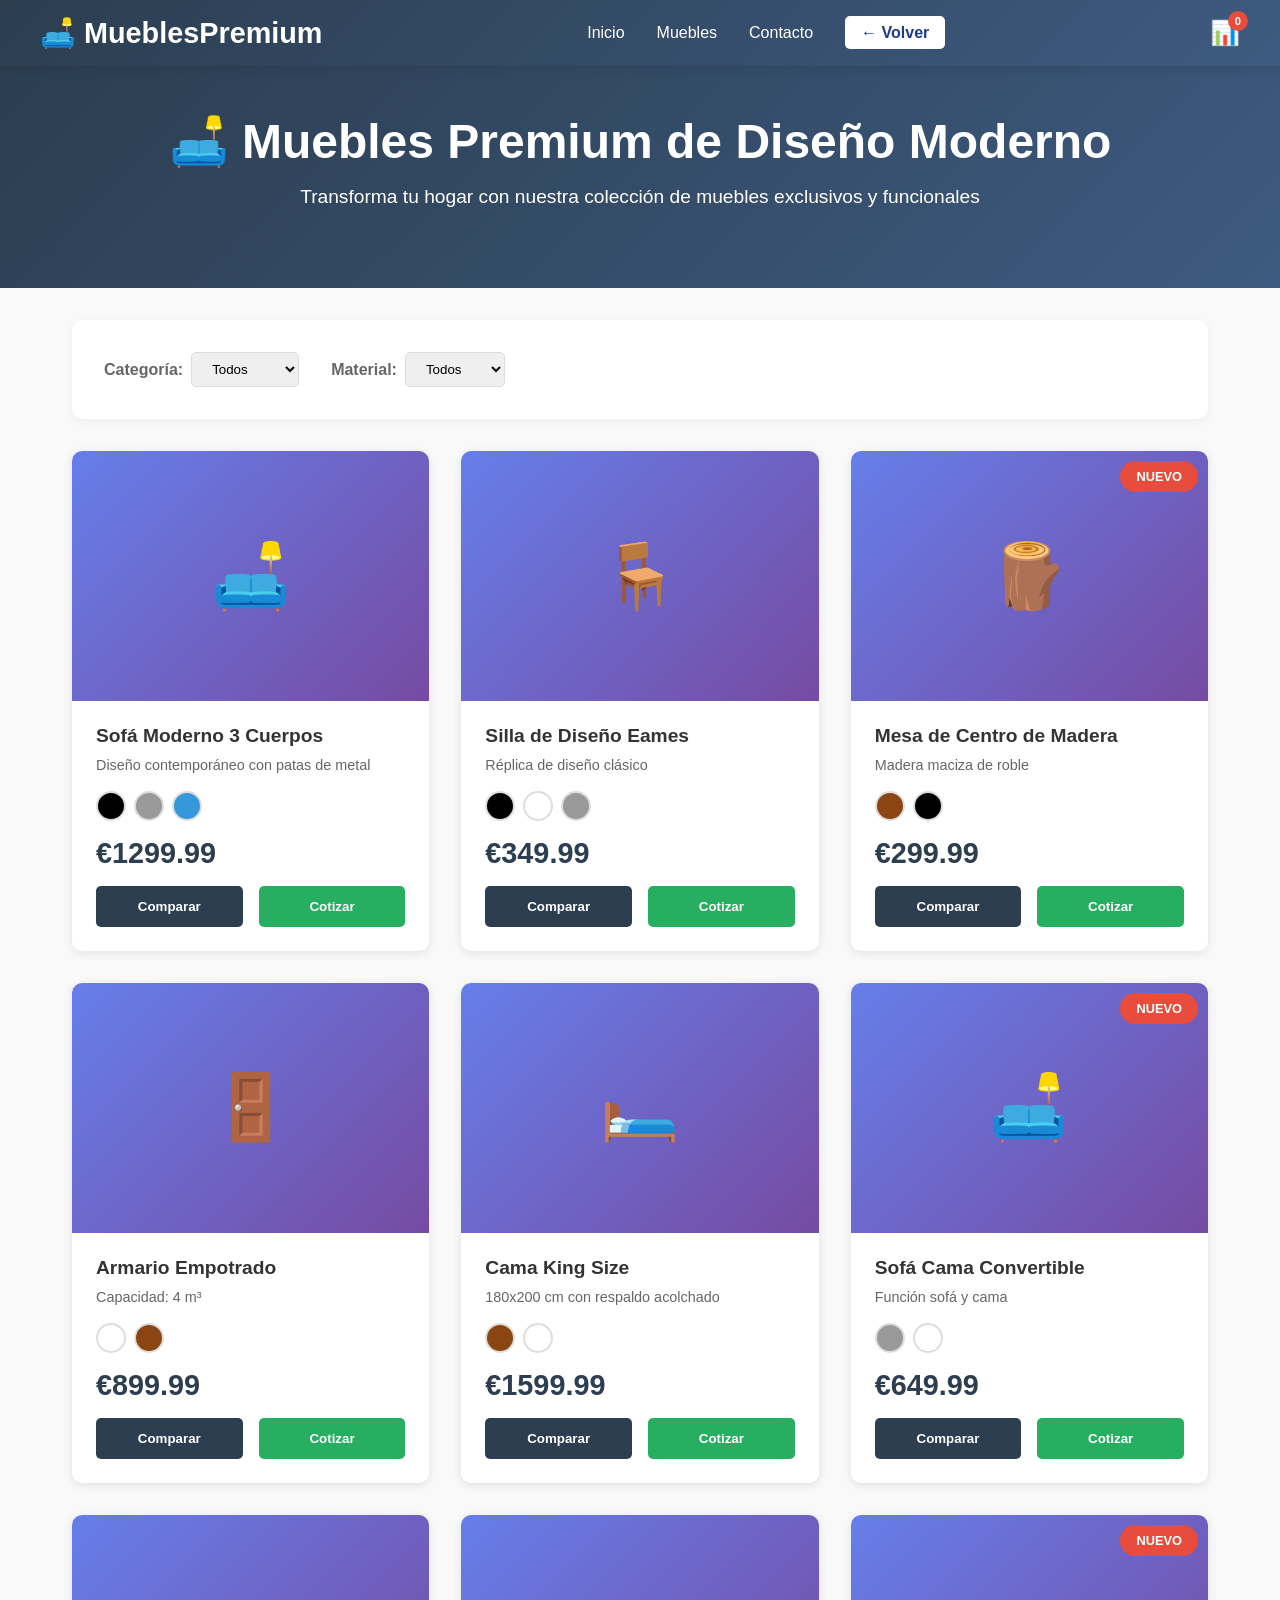
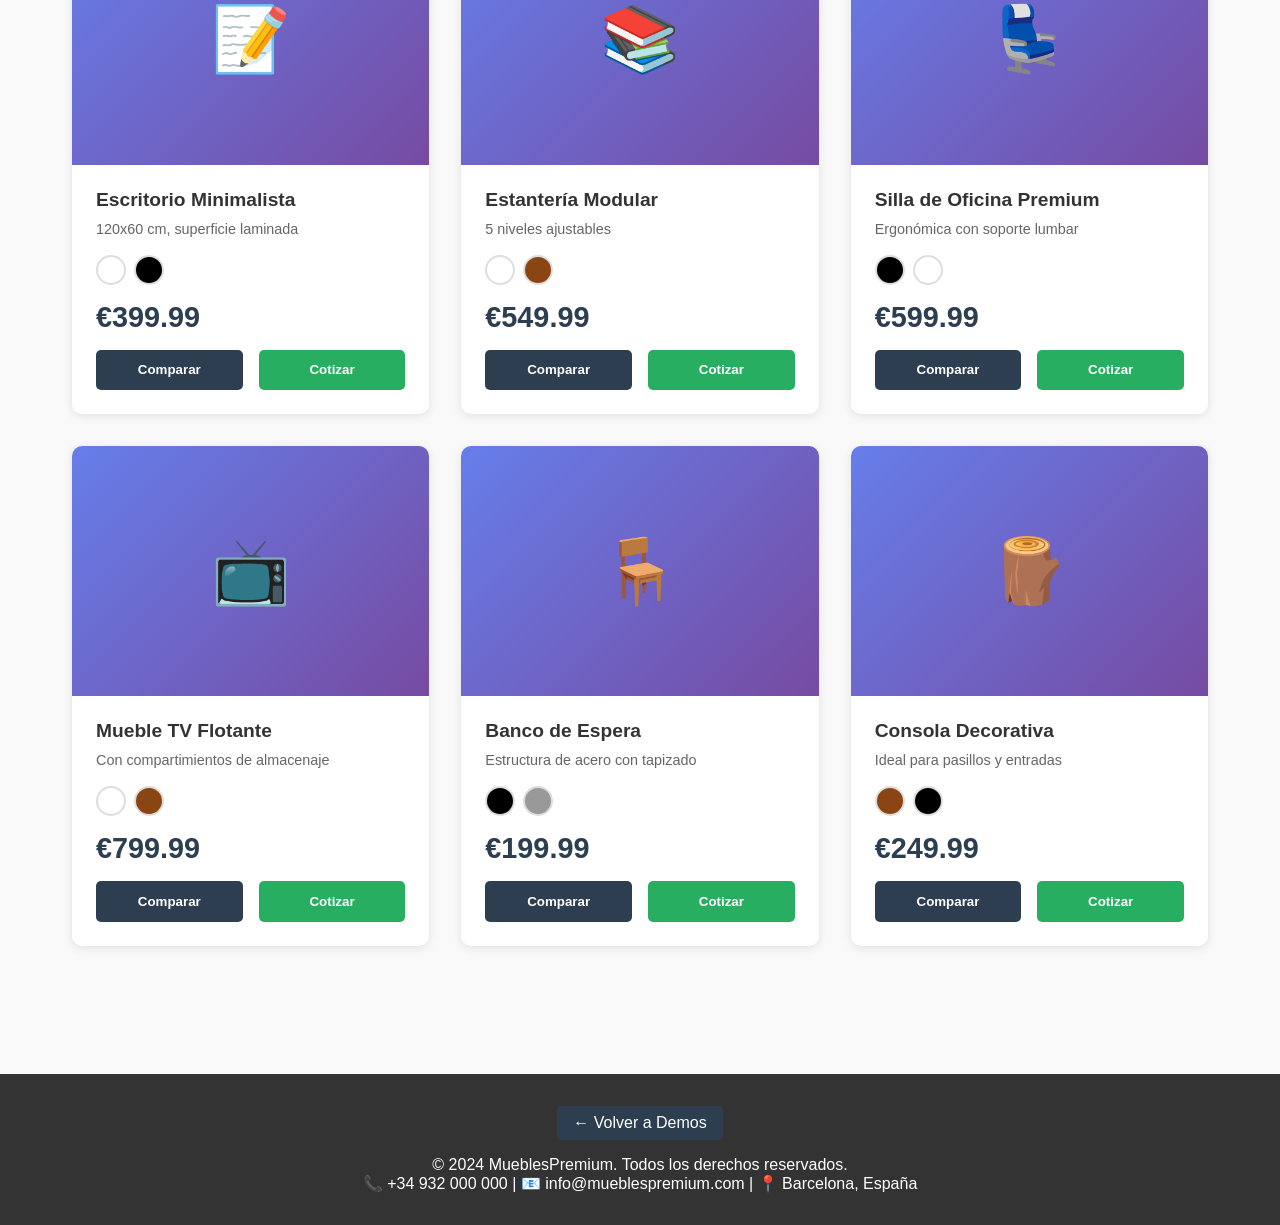
<file: muebles.html>
<!DOCTYPE html>
<html lang="es">
<head>
    <meta charset="UTF-8">
    <meta name="viewport" content="width=device-width, initial-scale=1.0">
    <title>MueblesPremium - Muebles de Diseño Moderno</title>
    <style>
        * {
            margin: 0;
            padding: 0;
            box-sizing: border-box;
        }

        body {
            font-family: 'Segoe UI', Tahoma, Geneva, Verdana, sans-serif;
            background-color: #f9f9f9;
            color: #333;
        }

        /* NAVBAR */
        .navbar {
            background: linear-gradient(135deg, #2c3e50 0%, #3d5a80 100%);
            padding: 1rem 2rem;
            position: sticky;
            top: 0;
            z-index: 1000;
            box-shadow: 0 2px 10px rgba(0,0,0,0.1);
        }

        .nav-container {
            max-width: 1200px;
            margin: 0 auto;
            display: flex;
            justify-content: space-between;
            align-items: center;
        }

        .logo {
            color: white;
            font-size: 1.8rem;
            font-weight: bold;
            cursor: pointer;
        }

        .nav-links {
            display: flex;
            gap: 2rem;
            list-style: none;
        }

        .nav-links a {
            color: white;
            text-decoration: none;
            font-weight: 500;
            transition: opacity 0.3s;
        }

        .nav-links a:hover {
            opacity: 0.8;
        }

        .comparison-btn {
            position: relative;
            cursor: pointer;
            color: white;
            font-size: 1.5rem;
            transition: transform 0.3s;
        }

        .comparison-btn:hover {
            transform: scale(1.1);
        }

        .comparison-count {
            position: absolute;
            top: -8px;
            right: -8px;
            background: #e74c3c;
            color: white;
            border-radius: 50%;
            width: 20px;
            height: 20px;
            display: flex;
            align-items: center;
            justify-content: center;
            font-size: 0.7rem;
            font-weight: bold;
        }

        /* HERO */
        .hero {
            background: linear-gradient(135deg, #2c3e50 0%, #3d5a80 100%);
            color: white;
            padding: 3rem 2rem;
            text-align: center;
        }

        .hero h1 {
            font-size: 3rem;
            margin-bottom: 1rem;
        }

        .hero p {
            font-size: 1.2rem;
            margin-bottom: 2rem;
        }

        /* CONTAINER */
        .container {
            max-width: 1200px;
            margin: 0 auto;
            padding: 2rem;
        }

        /* FILTROS */
        .filters {
            background: white;
            padding: 2rem;
            border-radius: 10px;
            margin-bottom: 2rem;
            box-shadow: 0 2px 10px rgba(0,0,0,0.05);
            display: flex;
            gap: 2rem;
            flex-wrap: wrap;
        }

        .filter-group {
            display: flex;
            align-items: center;
            gap: 0.5rem;
        }

        .filter-group label {
            font-weight: 600;
            color: #666;
        }

        .filter-group select {
            padding: 0.5rem 1rem;
            border: 1px solid #ddd;
            border-radius: 5px;
            cursor: pointer;
        }

        /* GRID DE MUEBLES */
        .furniture-grid {
            display: grid;
            grid-template-columns: repeat(auto-fill, minmax(300px, 1fr));
            gap: 2rem;
            margin-bottom: 3rem;
        }

        .furniture-card {
            background: white;
            border-radius: 10px;
            overflow: hidden;
            box-shadow: 0 2px 10px rgba(0,0,0,0.1);
            transition: transform 0.3s, box-shadow 0.3s;
        }

        .furniture-card:hover {
            transform: translateY(-5px);
            box-shadow: 0 5px 20px rgba(0,0,0,0.15);
        }

        .furniture-image {
            width: 100%;
            height: 250px;
            background: linear-gradient(135deg, #667eea 0%, #764ba2 100%);
            display: flex;
            align-items: center;
            justify-content: center;
            color: white;
            font-size: 4rem;
            position: relative;
        }

        .furniture-new {
            position: absolute;
            top: 10px;
            right: 10px;
            background: #e74c3c;
            color: white;
            padding: 0.5rem 1rem;
            border-radius: 20px;
            font-size: 0.8rem;
            font-weight: bold;
        }

        .furniture-info {
            padding: 1.5rem;
        }

        .furniture-name {
            font-size: 1.2rem;
            font-weight: bold;
            margin-bottom: 0.5rem;
            color: #333;
        }

        .furniture-description {
            font-size: 0.9rem;
            color: #666;
            margin-bottom: 1rem;
            line-height: 1.4;
        }

        .furniture-price {
            font-size: 1.8rem;
            color: #2c3e50;
            font-weight: bold;
            margin-bottom: 1rem;
        }

        .furniture-colors {
            display: flex;
            gap: 0.5rem;
            margin-bottom: 1rem;
            flex-wrap: wrap;
        }

        .color-option {
            width: 30px;
            height: 30px;
            border-radius: 50%;
            border: 2px solid #ddd;
            cursor: pointer;
            transition: all 0.3s;
        }

        .color-option:hover {
            border-color: #2c3e50;
            transform: scale(1.1);
        }

        .color-negro { background: #000; }
        .color-blanco { background: #fff; border-color: #ddd; }
        .color-gris { background: #999; }
        .color-madera { background: #8B4513; }
        .color-azul { background: #3498db; }

        .furniture-footer {
            display: flex;
            gap: 1rem;
        }

        .btn-compare {
            flex: 1;
            padding: 0.8rem;
            background: #2c3e50;
            color: white;
            border: none;
            border-radius: 5px;
            cursor: pointer;
            font-weight: bold;
            transition: opacity 0.3s;
        }

        .btn-compare:hover {
            opacity: 0.8;
        }

        .btn-quote {
            flex: 1;
            padding: 0.8rem;
            background: #27ae60;
            color: white;
            border: none;
            border-radius: 5px;
            cursor: pointer;
            font-weight: bold;
            transition: opacity 0.3s;
        }

        .btn-quote:hover {
            opacity: 0.8;
        }

        /* MODAL COMPARADOR */
        .comparison-modal {
            display: none;
            position: fixed;
            top: 0;
            left: 0;
            width: 100%;
            height: 100%;
            background: rgba(0,0,0,0.5);
            z-index: 2000;
            overflow-y: auto;
        }

        .comparison-modal.active {
            display: block;
        }

        .comparison-content {
            background: white;
            width: 95%;
            max-width: 1000px;
            margin: 2rem auto;
            padding: 2rem;
            border-radius: 10px;
            animation: slideDown 0.3s ease;
        }

        @keyframes slideDown {
            from {
                transform: translateY(-50px);
                opacity: 0;
            }
            to {
                transform: translateY(0);
                opacity: 1;
            }
        }

        .comparison-header {
            display: flex;
            justify-content: space-between;
            align-items: center;
            margin-bottom: 2rem;
        }

        .comparison-header h2 {
            font-size: 1.8rem;
        }

        .close-btn {
            background: none;
            border: none;
            font-size: 1.5rem;
            cursor: pointer;
            color: #666;
        }

        .comparison-table {
            width: 100%;
            border-collapse: collapse;
            margin-bottom: 2rem;
        }

        .comparison-table th,
        .comparison-table td {
            padding: 1rem;
            text-align: left;
            border-bottom: 1px solid #eee;
        }

        .comparison-table th {
            background: #f5f5f5;
            font-weight: 600;
        }

        .comparison-item-column {
            min-width: 200px;
        }

        /* MODAL COTIZACIÓN */
        .quote-modal {
            display: none;
            position: fixed;
            top: 0;
            left: 0;
            width: 100%;
            height: 100%;
            background: rgba(0,0,0,0.5);
            z-index: 2000;
            justify-content: center;
            align-items: center;
        }

        .quote-modal.active {
            display: flex;
        }

        .quote-content {
            background: white;
            padding: 2rem;
            border-radius: 10px;
            max-width: 500px;
            width: 90%;
            animation: slideDown 0.3s ease;
        }

        .form-group {
            margin-bottom: 1.5rem;
        }

        .form-group label {
            display: block;
            margin-bottom: 0.5rem;
            font-weight: 600;
            color: #333;
        }

        .form-group input,
        .form-group textarea {
            width: 100%;
            padding: 0.8rem;
            border: 1px solid #ddd;
            border-radius: 5px;
            font-family: inherit;
            font-size: 1rem;
        }

        .form-group textarea {
            resize: vertical;
            min-height: 100px;
        }

        .quote-submit {
            width: 100%;
            padding: 1rem;
            background: #27ae60;
            color: white;
            border: none;
            border-radius: 5px;
            font-weight: bold;
            cursor: pointer;
            font-size: 1rem;
        }

        .quote-submit:hover {
            opacity: 0.9;
        }

        /* FOOTER */
        .footer {
            background: #333;
            color: white;
            padding: 2rem;
            text-align: center;
            margin-top: 3rem;
        }

        .back-link {
            display: inline-block;
            margin-bottom: 1rem;
            padding: 0.5rem 1rem;
            background: #2c3e50;
            color: white;
            text-decoration: none;
            border-radius: 5px;
            transition: opacity 0.3s;
        }

        .back-link:hover {
            opacity: 0.8;
        }

        @media (max-width: 768px) {
            .hero h1 {
                font-size: 2rem;
            }

            .furniture-grid {
                grid-template-columns: 1fr;
            }

            .comparison-table {
                font-size: 0.9rem;
            }

            .comparison-table th,
            .comparison-table td {
                padding: 0.5rem;
            }
        }
    </style>
</head>
<body>
    <!-- NAVBAR -->
    <nav class="navbar">
        <div class="nav-container">
            <div class="logo" onclick="location.href='index.html'">🛋️ MueblesPremium</div>
            <ul class="nav-links">
                <li><a href="#inicio">Inicio</a></li>
                <li><a href="#productos">Muebles</a></li>
                <li><a href="#contacto">Contacto</a></li>
                <li><a href="index.html" style="background: white; color: #1e3a8a; padding: 0.5rem 1rem; border-radius: 5px; font-weight: bold;">← Volver</a></li>
            </ul>
            <div class="comparison-btn" onclick="toggleComparison()">
                📊
                <span class="comparison-count" id="comparisonCount">0</span>
            </div>
        </div>
    </nav>

    <!-- HERO -->
    <section class="hero">
        <h1>🛋️ Muebles Premium de Diseño Moderno</h1>
        <p>Transforma tu hogar con nuestra colección de muebles exclusivos y funcionales</p>
    </section>

    <!-- FILTROS -->
    <div class="container">
        <div class="filters">
            <div class="filter-group">
                <label for="categoryFilter">Categoría:</label>
                <select id="categoryFilter" onchange="filtrarMuebles()">
                    <option value="">Todos</option>
                    <option value="sofas">Sofás</option>
                    <option value="sillas">Sillas</option>
                    <option value="mesas">Mesas</option>
                    <option value="armarios">Armarios</option>
                    <option value="camas">Camas</option>
                </select>
            </div>
            <div class="filter-group">
                <label for="materialFilter">Material:</label>
                <select id="materialFilter" onchange="filtrarMuebles()">
                    <option value="">Todos</option>
                    <option value="madera">Madera</option>
                    <option value="metal">Metal</option>
                    <option value="tela">Tela</option>
                    <option value="cuero">Cuero</option>
                </select>
            </div>
        </div>

        <!-- GRID DE MUEBLES -->
        <div class="furniture-grid" id="furnitureGrid"></div>
    </div>

    <!-- MODAL COMPARADOR -->
    <div class="comparison-modal" id="comparisonModal">
        <div class="comparison-content">
            <div class="comparison-header">
                <h2>Comparar Muebles</h2>
                <button class="close-btn" onclick="toggleComparison()">✕</button>
            </div>
            <table class="comparison-table" id="comparisonTable">
                <thead>
                    <tr id="comparisonTableHead">
                        <th>Características</th>
                    </tr>
                </thead>
                <tbody id="comparisonTableBody">
                </tbody>
            </table>
            <button onclick="limpiarComparacion()" style="padding: 0.8rem 1.5rem; background: #e74c3c; color: white; border: none; border-radius: 5px; cursor: pointer;">Limpiar Comparación</button>
        </div>
    </div>

    <!-- MODAL COTIZACIÓN -->
    <div class="quote-modal" id="quoteModal">
        <div class="quote-content">
            <div style="display: flex; justify-content: space-between; align-items: center; margin-bottom: 1.5rem;">
                <h2>Solicitar Cotización</h2>
                <button class="close-btn" onclick="toggleQuote()">✕</button>
            </div>
            <form onsubmit="enviarCotizacion(event)">
                <div class="form-group">
                    <label>Mueble Seleccionado:</label>
                    <input type="text" id="selectedFurniture" readonly>
                </div>
                <div class="form-group">
                    <label for="nombre">Nombre Completo *</label>
                    <input type="text" id="nombre" required>
                </div>
                <div class="form-group">
                    <label for="email">Email *</label>
                    <input type="email" id="email" required>
                </div>
                <div class="form-group">
                    <label for="telefono">Teléfono *</label>
                    <input type="tel" id="telefono" required>
                </div>
                <div class="form-group">
                    <label for="cantidad">Cantidad</label>
                    <input type="number" id="cantidad" min="1" value="1">
                </div>
                <div class="form-group">
                    <label for="mensaje">Mensaje Adicional</label>
                    <textarea id="mensaje" placeholder="Comparte tus requisitos específicos..."></textarea>
                </div>
                <button type="submit" class="quote-submit">Enviar Cotización</button>
            </form>
        </div>
    </div>

    <!-- FOOTER -->
    <footer class="footer">
        <a href="index-demo.html" class="back-link">← Volver a Demos</a>
        <p>&copy; 2024 MueblesPremium. Todos los derechos reservados.</p>
        <p>📞 +34 932 000 000 | 📧 info@mueblespremium.com | 📍 Barcelona, España</p>
    </footer>

    <script>
        // DATOS DE MUEBLES
        const muebles = [
            { id: 1, nombre: "Sofá Moderno 3 Cuerpos", precio: 1299.99, categoria: "sofas", material: "tela", imagen: "🛋️", colores: ["negro", "gris", "azul"], desc: "Diseño contemporáneo con patas de metal" },
            { id: 2, nombre: "Silla de Diseño Eames", precio: 349.99, categoria: "sillas", material: "metal", imagen: "🪑", colores: ["negro", "blanco", "gris"], desc: "Réplica de diseño clásico" },
            { id: 3, nombre: "Mesa de Centro de Madera", precio: 299.99, categoria: "mesas", material: "madera", imagen: "🪵", colores: ["madera", "negro"], desc: "Madera maciza de roble", new: true },
            { id: 4, nombre: "Armario Empotrado", precio: 899.99, categoria: "armarios", material: "madera", imagen: "🚪", colores: ["blanco", "madera"], desc: "Capacidad: 4 m³" },
            { id: 5, nombre: "Cama King Size", precio: 1599.99, categoria: "camas", material: "madera", imagen: "🛏️", colores: ["madera", "blanco"], desc: "180x200 cm con respaldo acolchado" },
            { id: 6, nombre: "Sofá Cama Convertible", precio: 649.99, categoria: "sofas", material: "tela", imagen: "🛋️", colores: ["gris", "marrón"], desc: "Función sofá y cama", new: true },
            { id: 7, nombre: "Escritorio Minimalista", precio: 399.99, categoria: "mesas", material: "metal", imagen: "📝", colores: ["blanco", "negro"], desc: "120x60 cm, superficie laminada" },
            { id: 8, nombre: "Estantería Modular", precio: 549.99, categoria: "armarios", material: "madera", imagen: "📚", colores: ["blanco", "madera"], desc: "5 niveles ajustables" },
            { id: 9, nombre: "Silla de Oficina Premium", precio: 599.99, categoria: "sillas", material: "cuero", imagen: "💺", colores: ["negro", "marrón"], desc: "Ergonómica con soporte lumbar", new: true },
            { id: 10, nombre: "Mueble TV Flotante", precio: 799.99, categoria: "armarios", material: "madera", imagen: "📺", colores: ["blanco", "madera"], desc: "Con compartimientos de almacenaje" },
            { id: 11, nombre: "Banco de Espera", precio: 199.99, categoria: "sillas", material: "metal", imagen: "🪑", colores: ["negro", "gris"], desc: "Estructura de acero con tapizado" },
            { id: 12, nombre: "Consola Decorativa", precio: 249.99, categoria: "mesas", material: "madera", imagen: "🪵", colores: ["madera", "negro"], desc: "Ideal para pasillos y entradas" },
        ];

        let mueblesFiltrados = [...muebles];
        let comparacion = [];
        let furnitureSeleccionado = null;

        const coloresMap = {
            negro: '#000',
            blanco: '#fff',
            gris: '#999',
            madera: '#8B4513',
            azul: '#3498db',
            marrón: '#8B6914'
        };

        // RENDERIZAR MUEBLES
        function renderizarMuebles(mueblesToShow) {
            const grid = document.getElementById('furnitureGrid');
            grid.innerHTML = mueblesToShow.map(mueble => `
                <div class="furniture-card">
                    <div class="furniture-image">
                        ${mueble.imagen}
                        ${mueble.new ? '<span class="furniture-new">NUEVO</span>' : ''}
                    </div>
                    <div class="furniture-info">
                        <div class="furniture-name">${mueble.nombre}</div>
                        <div class="furniture-description">${mueble.desc}</div>
                        <div class="furniture-colors">
                            ${mueble.colores.map(color => 
                                `<div class="color-option color-${color}" title="${color}" onclick="alert('Color: ${color}')"></div>`
                            ).join('')}
                        </div>
                        <div class="furniture-price">€${mueble.precio.toFixed(2)}</div>
                        <div class="furniture-footer">
                            <button class="btn-compare" onclick="agregarAComparacion(${mueble.id})">Comparar</button>
                            <button class="btn-quote" onclick="abrirCotizacion(${mueble.id})">Cotizar</button>
                        </div>
                    </div>
                </div>
            `).join('');
        }

        // AGREGAR A COMPARACIÓN
        function agregarAComparacion(id) {
            const mueble = muebles.find(m => m.id === id);
            const existe = comparacion.find(c => c.id === id);
            
            if (existe) {
                comparacion = comparacion.filter(c => c.id !== id);
            } else {
                if (comparacion.length >= 4) {
                    alert('Máximo 4 muebles para comparar');
                    return;
                }
                comparacion.push(mueble);
            }
            
            actualizarComparacion();
        }

        // ACTUALIZAR COMPARACIÓN
        function actualizarComparacion() {
            document.getElementById('comparisonCount').textContent = comparacion.length;
            
            if (comparacion.length === 0) return;
            
            let headHtml = '<th class="comparison-item-column">Características</th>';
            comparacion.forEach(m => {
                headHtml += `<th class="comparison-item-column">${m.nombre}</th>`;
            });
            document.getElementById('comparisonTableHead').innerHTML = headHtml;
            
            let bodyHtml = `
                <tr>
                    <td><strong>Precio</strong></td>
                    ${comparacion.map(m => `<td>€${m.precio.toFixed(2)}</td>`).join('')}
                </tr>
                <tr>
                    <td><strong>Categoría</strong></td>
                    ${comparacion.map(m => `<td>${m.categoria}</td>`).join('')}
                </tr>
                <tr>
                    <td><strong>Material</strong></td>
                    ${comparacion.map(m => `<td>${m.material}</td>`).join('')}
                </tr>
                <tr>
                    <td><strong>Colores</strong></td>
                    ${comparacion.map(m => `<td>${m.colores.join(', ')}</td>`).join('')}
                </tr>
            `;
            document.getElementById('comparisonTableBody').innerHTML = bodyHtml;
        }

        // LIMPIAR COMPARACIÓN
        function limpiarComparacion() {
            comparacion = [];
            actualizarComparacion();
            toggleComparison();
        }

        // TOGGLE COMPARACIÓN
        function toggleComparison() {
            document.getElementById('comparisonModal').classList.toggle('active');
        }

        // ABRIR COTIZACIÓN
        function abrirCotizacion(id) {
            furnitureSeleccionado = muebles.find(m => m.id === id);
            document.getElementById('selectedFurniture').value = furnitureSeleccionado.nombre;
            toggleQuote();
        }

        // TOGGLE COTIZACIÓN
        function toggleQuote() {
            document.getElementById('quoteModal').classList.toggle('active');
        }

        // ENVIAR COTIZACIÓN
        function enviarCotizacion(e) {
            e.preventDefault();
            const nombre = document.getElementById('nombre').value;
            const email = document.getElementById('email').value;
            const telefono = document.getElementById('telefono').value;
            const cantidad = document.getElementById('cantidad').value;
            
            alert(`¡Cotización enviada! 📧\n\nNos pondremos en contacto pronto a ${email}`);
            toggleQuote();
            document.querySelector('form').reset();
        }

        // FILTRAR MUEBLES
        function filtrarMuebles() {
            const category = document.getElementById('categoryFilter').value;
            const material = document.getElementById('materialFilter').value;
            
            mueblesFiltrados = muebles.filter(m => 
                (category === '' || m.categoria === category) &&
                (material === '' || m.material === material)
            );
            
            renderizarMuebles(mueblesFiltrados);
        }

        // INICIALIZAR
        renderizarMuebles(muebles);
    </script>
</body>
</html>
</file>
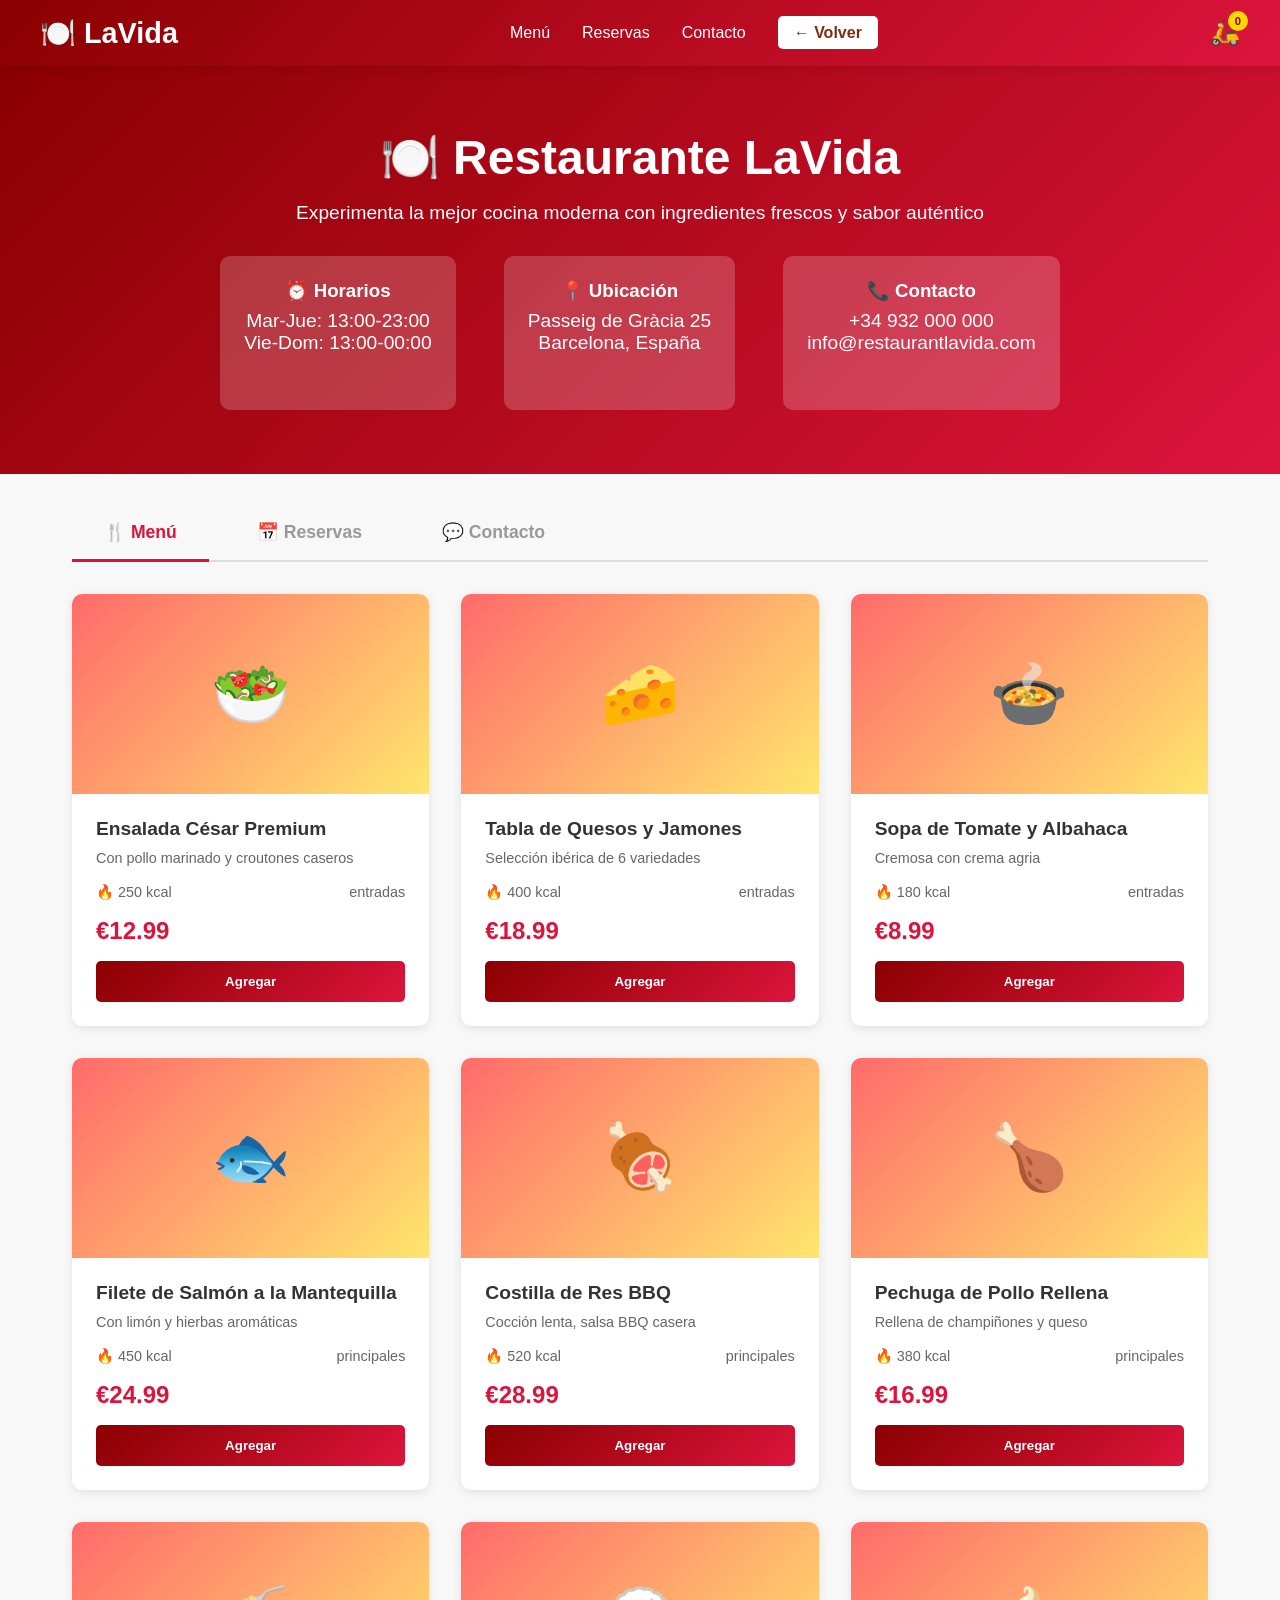
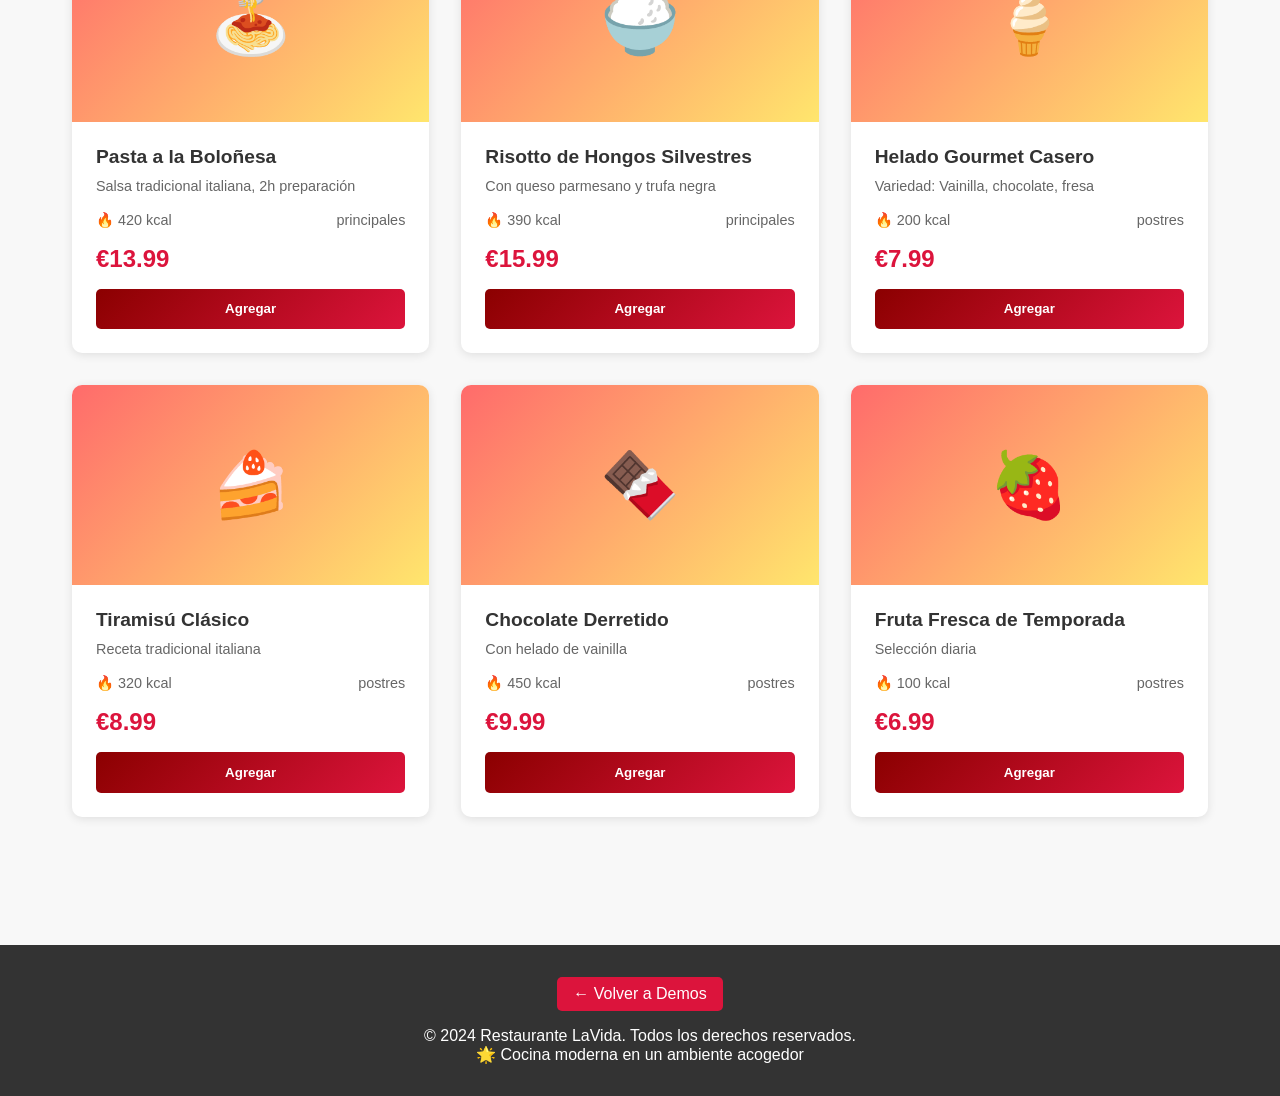
<file: restaurante.html>
<!DOCTYPE html>
<html lang="es">
<head>
    <meta charset="UTF-8">
    <meta name="viewport" content="width=device-width, initial-scale=1.0">
    <title>Restaurante LaVida - Cocina Moderna y Sabrosa</title>
    <style>
        * {
            margin: 0;
            padding: 0;
            box-sizing: border-box;
        }

        body {
            font-family: 'Segoe UI', Tahoma, Geneva, Verdana, sans-serif;
            background-color: #f8f8f8;
            color: #333;
        }

        /* NAVBAR */
        .navbar {
            background: linear-gradient(135deg, #8B0000 0%, #DC143C 100%);
            padding: 1rem 2rem;
            position: sticky;
            top: 0;
            z-index: 1000;
            box-shadow: 0 2px 10px rgba(0,0,0,0.1);
        }

        .nav-container {
            max-width: 1200px;
            margin: 0 auto;
            display: flex;
            justify-content: space-between;
            align-items: center;
        }

        .logo {
            color: white;
            font-size: 1.8rem;
            font-weight: bold;
            cursor: pointer;
        }

        .nav-menu {
            display: flex;
            gap: 2rem;
            list-style: none;
        }

        .nav-menu a {
            color: white;
            text-decoration: none;
            font-weight: 500;
            cursor: pointer;
            transition: opacity 0.3s;
        }

        .nav-menu a:hover {
            opacity: 0.8;
        }

        .order-btn {
            position: relative;
            cursor: pointer;
            color: white;
            font-size: 1.5rem;
            transition: transform 0.3s;
        }

        .order-btn:hover {
            transform: scale(1.1);
        }

        .order-count {
            position: absolute;
            top: -8px;
            right: -8px;
            background: #FFD700;
            color: #8B0000;
            border-radius: 50%;
            width: 20px;
            height: 20px;
            display: flex;
            align-items: center;
            justify-content: center;
            font-size: 0.7rem;
            font-weight: bold;
        }

        /* HERO */
        .hero {
            background: linear-gradient(135deg, #8B0000 0%, #DC143C 100%);
            color: white;
            padding: 4rem 2rem;
            text-align: center;
        }

        .hero h1 {
            font-size: 3rem;
            margin-bottom: 1rem;
        }

        .hero p {
            font-size: 1.2rem;
            margin-bottom: 2rem;
        }

        .hero-info {
            display: flex;
            justify-content: center;
            gap: 3rem;
            margin-top: 2rem;
            flex-wrap: wrap;
        }

        .info-box {
            background: rgba(255,255,255,0.2);
            padding: 1.5rem;
            border-radius: 10px;
        }

        .info-box h3 {
            margin-bottom: 0.5rem;
        }

        /* CONTAINER */
        .container {
            max-width: 1200px;
            margin: 0 auto;
            padding: 2rem;
        }

        /* TABS */
        .tabs {
            display: flex;
            gap: 1rem;
            margin-bottom: 2rem;
            border-bottom: 2px solid #ddd;
        }

        .tab-btn {
            padding: 1rem 2rem;
            background: none;
            border: none;
            cursor: pointer;
            font-size: 1.1rem;
            font-weight: 600;
            color: #999;
            transition: all 0.3s;
            border-bottom: 3px solid transparent;
            margin-bottom: -2px;
        }

        .tab-btn.active {
            color: #DC143C;
            border-bottom-color: #DC143C;
        }

        .tab-content {
            display: none;
        }

        .tab-content.active {
            display: block;
        }

        /* MENÚ */
        .menu-grid {
            display: grid;
            grid-template-columns: repeat(auto-fill, minmax(300px, 1fr));
            gap: 2rem;
            margin-bottom: 3rem;
        }

        .menu-card {
            background: white;
            border-radius: 10px;
            overflow: hidden;
            box-shadow: 0 2px 10px rgba(0,0,0,0.1);
            transition: transform 0.3s;
        }

        .menu-card:hover {
            transform: translateY(-5px);
        }

        .menu-image {
            width: 100%;
            height: 200px;
            background: linear-gradient(135deg, #FF6B6B 0%, #FFE66D 100%);
            display: flex;
            align-items: center;
            justify-content: center;
            color: white;
            font-size: 4rem;
        }

        .menu-info {
            padding: 1.5rem;
        }

        .menu-name {
            font-size: 1.2rem;
            font-weight: bold;
            margin-bottom: 0.5rem;
            color: #333;
        }

        .menu-description {
            font-size: 0.9rem;
            color: #666;
            margin-bottom: 1rem;
            line-height: 1.4;
        }

        .menu-details {
            display: flex;
            justify-content: space-between;
            margin-bottom: 1rem;
            font-size: 0.9rem;
            color: #666;
        }

        .menu-price {
            font-size: 1.5rem;
            color: #DC143C;
            font-weight: bold;
            margin-bottom: 1rem;
        }

        .menu-footer {
            display: flex;
            gap: 1rem;
        }

        .btn-add-order {
            flex: 1;
            padding: 0.8rem;
            background: linear-gradient(135deg, #8B0000 0%, #DC143C 100%);
            color: white;
            border: none;
            border-radius: 5px;
            cursor: pointer;
            font-weight: bold;
            transition: opacity 0.3s;
        }

        .btn-add-order:hover {
            opacity: 0.9;
        }

        /* RESERVAS */
        .reservation-form {
            background: white;
            padding: 2rem;
            border-radius: 10px;
            max-width: 600px;
            margin: 0 auto;
            box-shadow: 0 2px 10px rgba(0,0,0,0.1);
        }

        .form-group {
            margin-bottom: 1.5rem;
        }

        .form-group label {
            display: block;
            margin-bottom: 0.5rem;
            font-weight: 600;
            color: #333;
        }

        .form-group input,
        .form-group select,
        .form-group textarea {
            width: 100%;
            padding: 0.8rem;
            border: 1px solid #ddd;
            border-radius: 5px;
            font-family: inherit;
            font-size: 1rem;
        }

        .form-row {
            display: grid;
            grid-template-columns: 1fr 1fr;
            gap: 1rem;
        }

        .btn-reserve {
            width: 100%;
            padding: 1rem;
            background: linear-gradient(135deg, #8B0000 0%, #DC143C 100%);
            color: white;
            border: none;
            border-radius: 5px;
            font-weight: bold;
            cursor: pointer;
            font-size: 1rem;
        }

        .btn-reserve:hover {
            opacity: 0.9;
        }

        /* CARRITO MODAL */
        .order-modal {
            display: none;
            position: fixed;
            top: 0;
            left: 0;
            width: 100%;
            height: 100%;
            background: rgba(0,0,0,0.5);
            z-index: 2000;
            justify-content: flex-end;
        }

        .order-modal.active {
            display: flex;
        }

        .order-content {
            background: white;
            width: 100%;
            max-width: 400px;
            height: 100%;
            overflow-y: auto;
            padding: 2rem;
            display: flex;
            flex-direction: column;
            animation: slideIn 0.3s ease;
        }

        @keyframes slideIn {
            from {
                transform: translateX(100%);
            }
            to {
                transform: translateX(0);
            }
        }

        .order-header {
            display: flex;
            justify-content: space-between;
            align-items: center;
            margin-bottom: 2rem;
            font-size: 1.5rem;
            font-weight: bold;
        }

        .close-btn {
            background: none;
            border: none;
            font-size: 1.5rem;
            cursor: pointer;
            color: #666;
        }

        .order-items {
            flex: 1;
            margin-bottom: 2rem;
        }

        .order-item {
            display: flex;
            justify-content: space-between;
            align-items: center;
            padding: 1rem;
            border-bottom: 1px solid #eee;
        }

        .order-item-name {
            font-weight: 600;
        }

        .order-item-price {
            color: #DC143C;
            font-weight: bold;
        }

        .remove-item {
            background: none;
            border: none;
            color: red;
            cursor: pointer;
            font-weight: bold;
        }

        .order-total {
            display: flex;
            justify-content: space-between;
            font-size: 1.2rem;
            font-weight: bold;
            padding: 1rem;
            background: #f5f5f5;
            border-radius: 5px;
            margin-bottom: 1rem;
        }

        .checkout-btn {
            width: 100%;
            padding: 1rem;
            background: linear-gradient(135deg, #8B0000 0%, #DC143C 100%);
            color: white;
            border: none;
            border-radius: 5px;
            font-weight: bold;
            cursor: pointer;
            font-size: 1rem;
        }

        .checkout-btn:hover {
            opacity: 0.9;
        }

        /* FOOTER */
        .footer {
            background: #333;
            color: white;
            padding: 2rem;
            text-align: center;
            margin-top: 3rem;
        }

        .back-link {
            display: inline-block;
            margin-bottom: 1rem;
            padding: 0.5rem 1rem;
            background: #DC143C;
            color: white;
            text-decoration: none;
            border-radius: 5px;
            transition: opacity 0.3s;
        }

        .back-link:hover {
            opacity: 0.8;
        }

        @media (max-width: 768px) {
            .hero h1 {
                font-size: 2rem;
            }

            .hero-info {
                gap: 1rem;
            }

            .menu-grid {
                grid-template-columns: 1fr;
            }

            .tabs {
                flex-wrap: wrap;
                gap: 0;
                margin-bottom: 0;
            }

            .tab-btn {
                flex: 1;
                border-bottom: none;
                border-bottom-color: transparent;
                margin-bottom: 0;
            }

            .order-content {
                max-width: 100%;
            }

            .form-row {
                grid-template-columns: 1fr;
            }
        }
    </style>
</head>
<body>
    <!-- NAVBAR -->
    <nav class="navbar">
        <div class="nav-container">
            <div class="logo" onclick="location.href='index.html'">🍽️ LaVida</div>
            <ul class="nav-menu">
                <li><a onclick="activateTab('menu')">Menú</a></li>
                <li><a onclick="activateTab('reservas')">Reservas</a></li>
                <li><a onclick="activateTab('contacto')">Contacto</a></li>
                <li><a href="index.html" style="background: white; color: #7c2d12; padding: 0.5rem 1rem; border-radius: 5px; font-weight: bold;">← Volver</a></li>
            </ul>
            <div class="order-btn" onclick="toggleOrder()">
                🛵
                <span class="order-count" id="orderCount">0</span>
            </div>
        </div>
    </nav>

    <!-- HERO -->
    <section class="hero">
        <h1>🍽️ Restaurante LaVida</h1>
        <p>Experimenta la mejor cocina moderna con ingredientes frescos y sabor auténtico</p>
        <div class="hero-info">
            <div class="info-box">
                <h3>⏰ Horarios</h3>
                <p>Mar-Jue: 13:00-23:00<br>Vie-Dom: 13:00-00:00</p>
            </div>
            <div class="info-box">
                <h3>📍 Ubicación</h3>
                <p>Passeig de Gràcia 25<br>Barcelona, España</p>
            </div>
            <div class="info-box">
                <h3>📞 Contacto</h3>
                <p>+34 932 000 000<br>info@restaurantlavida.com</p>
            </div>
        </div>
    </section>

    <!-- CONTENEDOR PRINCIPAL -->
    <div class="container">
        <!-- TABS -->
        <div class="tabs">
            <button class="tab-btn active" onclick="activateTab('menu')">🍴 Menú</button>
            <button class="tab-btn" onclick="activateTab('reservas')">📅 Reservas</button>
            <button class="tab-btn" onclick="activateTab('contacto')">💬 Contacto</button>
        </div>

        <!-- TAB: MENÚ -->
        <div class="tab-content active" id="menu-tab">
            <div class="menu-grid" id="menuGrid"></div>
        </div>

        <!-- TAB: RESERVAS -->
        <div class="tab-content" id="reservas-tab">
            <div class="reservation-form">
                <h2 style="margin-bottom: 2rem; text-align: center; color: #DC143C;">Hacer una Reservación</h2>
                <form onsubmit="enviarReserva(event)">
                    <div class="form-group">
                        <label for="nombre">Nombre Completo *</label>
                        <input type="text" id="nombre" required>
                    </div>
                    <div class="form-group">
                        <label for="email">Email *</label>
                        <input type="email" id="email" required>
                    </div>
                    <div class="form-group">
                        <label for="telefono">Teléfono *</label>
                        <input type="tel" id="telefono" required>
                    </div>
                    <div class="form-row">
                        <div class="form-group">
                            <label for="fecha">Fecha *</label>
                            <input type="date" id="fecha" required>
                        </div>
                        <div class="form-group">
                            <label for="hora">Hora *</label>
                            <input type="time" id="hora" required>
                        </div>
                    </div>
                    <div class="form-group">
                        <label for="comensales">Número de Comensales *</label>
                        <select id="comensales" required>
                            <option value="">Selecciona</option>
                            <option value="1">1 Comensal</option>
                            <option value="2">2 Comensales</option>
                            <option value="3">3 Comensales</option>
                            <option value="4">4 Comensales</option>
                            <option value="5">5 Comensales</option>
                            <option value="6">6 o más</option>
                        </select>
                    </div>
                    <div class="form-group">
                        <label for="especiales">Indicaciones Especiales</label>
                        <textarea id="especiales" placeholder="Alergias, preferencias, ocasión especial..."></textarea>
                    </div>
                    <button type="submit" class="btn-reserve">Confirmar Reserva</button>
                </form>
            </div>
        </div>

        <!-- TAB: CONTACTO -->
        <div class="tab-content" id="contacto-tab">
            <div class="reservation-form">
                <h2 style="margin-bottom: 2rem; text-align: center; color: #DC143C;">Ponte en Contacto</h2>
                <form onsubmit="enviarContacto(event)">
                    <div class="form-group">
                        <label for="contacto-nombre">Nombre *</label>
                        <input type="text" id="contacto-nombre" required>
                    </div>
                    <div class="form-group">
                        <label for="contacto-email">Email *</label>
                        <input type="email" id="contacto-email" required>
                    </div>
                    <div class="form-group">
                        <label for="asunto">Asunto *</label>
                        <input type="text" id="asunto" required>
                    </div>
                    <div class="form-group">
                        <label for="mensaje">Mensaje *</label>
                        <textarea id="mensaje" required style="min-height: 150px;"></textarea>
                    </div>
                    <button type="submit" class="btn-reserve">Enviar Mensaje</button>
                </form>
            </div>
        </div>
    </div>

    <!-- CARRITO MODAL -->
    <div class="order-modal" id="orderModal">
        <div class="order-content">
            <div class="order-header">
                <span>Mi Pedido</span>
                <button class="close-btn" onclick="toggleOrder()">✕</button>
            </div>
            <div class="order-items" id="orderItems"></div>
            <div class="order-total">
                <span>Total:</span>
                <span id="orderTotal">€0.00</span>
            </div>
            <button class="checkout-btn" onclick="checkout()">Confirmar Pedido</button>
        </div>
    </div>

    <!-- FOOTER -->
    <footer class="footer">
        <a href="index-demo.html" class="back-link">← Volver a Demos</a>
        <p>&copy; 2024 Restaurante LaVida. Todos los derechos reservados.</p>
        <p>🌟 Cocina moderna en un ambiente acogedor</p>
    </footer>

    <script>
        // DATOS DEL MENÚ
        const menu = [
            { id: 1, nombre: "Ensalada César Premium", precio: 12.99, categoria: "entradas", imagen: "🥗", desc: "Con pollo marinado y croutones caseros", calorias: "250 kcal" },
            { id: 2, nombre: "Tabla de Quesos y Jamones", precio: 18.99, categoria: "entradas", imagen: "🧀", desc: "Selección ibérica de 6 variedades", calorias: "400 kcal" },
            { id: 3, nombre: "Sopa de Tomate y Albahaca", precio: 8.99, categoria: "entradas", imagen: "🍲", desc: "Cremosa con crema agria", calorias: "180 kcal" },
            { id: 4, nombre: "Filete de Salmón a la Mantequilla", precio: 24.99, categoria: "principales", imagen: "🐟", desc: "Con limón y hierbas aromáticas", calorias: "450 kcal" },
            { id: 5, nombre: "Costilla de Res BBQ", precio: 28.99, categoria: "principales", imagen: "🍖", desc: "Cocción lenta, salsa BBQ casera", calorias: "520 kcal" },
            { id: 6, nombre: "Pechuga de Pollo Rellena", precio: 16.99, categoria: "principales", imagen: "🍗", desc: "Rellena de champiñones y queso", calorias: "380 kcal" },
            { id: 7, nombre: "Pasta a la Boloñesa", precio: 13.99, categoria: "principales", imagen: "🍝", desc: "Salsa tradicional italiana, 2h preparación", calorias: "420 kcal" },
            { id: 8, nombre: "Risotto de Hongos Silvestres", precio: 15.99, categoria: "principales", imagen: "🍚", desc: "Con queso parmesano y trufa negra", calorias: "390 kcal" },
            { id: 9, nombre: "Helado Gourmet Casero", precio: 7.99, categoria: "postres", imagen: "🍦", desc: "Variedad: Vainilla, chocolate, fresa", calorias: "200 kcal" },
            { id: 10, nombre: "Tiramisú Clásico", precio: 8.99, categoria: "postres", imagen: "🍰", desc: "Receta tradicional italiana", calorias: "320 kcal" },
            { id: 11, nombre: "Chocolate Derretido", precio: 9.99, categoria: "postres", imagen: "🍫", desc: "Con helado de vainilla", calorias: "450 kcal" },
            { id: 12, nombre: "Fruta Fresca de Temporada", precio: 6.99, categoria: "postres", imagen: "🍓", desc: "Selección diaria", calorias: "100 kcal" },
        ];

        let pedido = [];

        // RENDERIZAR MENÚ
        function renderizarMenu() {
            const grid = document.getElementById('menuGrid');
            grid.innerHTML = menu.map(plato => `
                <div class="menu-card">
                    <div class="menu-image">${plato.imagen}</div>
                    <div class="menu-info">
                        <div class="menu-name">${plato.nombre}</div>
                        <div class="menu-description">${plato.desc}</div>
                        <div class="menu-details">
                            <span>🔥 ${plato.calorias}</span>
                            <span>${plato.categoria}</span>
                        </div>
                        <div class="menu-price">€${plato.precio.toFixed(2)}</div>
                        <div class="menu-footer">
                            <button class="btn-add-order" onclick="agregarAlPedido(${plato.id})">Agregar</button>
                        </div>
                    </div>
                </div>
            `).join('');
        }

        // AGREGAR AL PEDIDO
        function agregarAlPedido(id) {
            const plato = menu.find(p => p.id === id);
            const itemExistente = pedido.find(item => item.id === id);
            
            if (itemExistente) {
                itemExistente.cantidad++;
            } else {
                pedido.push({ ...plato, cantidad: 1 });
            }
            
            actualizarPedido();
            alert(`${plato.nombre} agregado al pedido! 🍴`);
        }

        // ACTUALIZAR PEDIDO
        function actualizarPedido() {
            const orderCount = document.getElementById('orderCount');
            const orderItems = document.getElementById('orderItems');
            const orderTotal = document.getElementById('orderTotal');
            
            orderCount.textContent = pedido.reduce((sum, item) => sum + item.cantidad, 0);
            
            let html = '';
            let total = 0;
            
            pedido.forEach(item => {
                const subtotal = item.precio * item.cantidad;
                total += subtotal;
                html += `
                    <div class="order-item">
                        <div>
                            <div class="order-item-name">${item.nombre}</div>
                            <small>Cantidad: ${item.cantidad}</small>
                        </div>
                        <div style="display: flex; gap: 1rem; align-items: center;">
                            <span class="order-item-price">€${subtotal.toFixed(2)}</span>
                            <button class="remove-item" onclick="removerDelPedido(${item.id})">✕</button>
                        </div>
                    </div>
                `;
            });
            
            orderItems.innerHTML = html || '<p style="color: #999; text-align: center;">Tu pedido está vacío</p>';
            orderTotal.textContent = '€' + total.toFixed(2);
        }

        // REMOVER DEL PEDIDO
        function removerDelPedido(id) {
            pedido = pedido.filter(item => item.id !== id);
            actualizarPedido();
        }

        // TOGGLE PEDIDO
        function toggleOrder() {
            document.getElementById('orderModal').classList.toggle('active');
        }

        // ACTIVAR TAB
        function activateTab(tabName) {
            document.querySelectorAll('.tab-content').forEach(tab => {
                tab.classList.remove('active');
            });
            document.querySelectorAll('.tab-btn').forEach(btn => {
                btn.classList.remove('active');
            });
            
            document.getElementById(tabName + '-tab').classList.add('active');
            event.target.classList.add('active');
        }

        // ENVIAR RESERVA
        function enviarReserva(e) {
            e.preventDefault();
            const nombre = document.getElementById('nombre').value;
            const fecha = document.getElementById('fecha').value;
            const hora = document.getElementById('hora').value;
            const comensales = document.getElementById('comensales').value;
            
            alert(`¡Reserva confirmada! 📅\n\nNombre: ${nombre}\nFecha: ${fecha} a las ${hora}\nComensales: ${comensales}\n\nTe enviaremos un email de confirmación.`);
            document.querySelector('form').reset();
        }

        // ENVIAR CONTACTO
        function enviarContacto(e) {
            e.preventDefault();
            const nombre = document.getElementById('contacto-nombre').value;
            const email = document.getElementById('contacto-email').value;
            
            alert(`¡Mensaje enviado! 📧\n\nNos pondremos en contacto pronto a ${email}\n\nGracias por comunicarse con nosotros!`);
            document.querySelector('form').reset();
        }

        // CHECKOUT
        function checkout() {
            if (pedido.length === 0) {
                alert('Tu pedido está vacío');
                return;
            }
            const total = pedido.reduce((sum, item) => sum + item.precio * item.cantidad, 0).toFixed(2);
            alert(`¡Pedido confirmado! 🍽️\n\nTotal: €${total}\n\nTiempo de preparación: 30-45 minutos\n\n¡Gracias por tu pedido! 🙏`);
            pedido = [];
            actualizarPedido();
            toggleOrder();
        }

        // INICIALIZAR
        renderizarMenu();
    </script>
</body>
</html>
</file>
<file: style.css>
/* ========================================
   ESTILOS GENERALES Y VARIABLES
   ======================================== */

/* Define variables de colores y estilos que se reutilizan en todo el proyecto */
:root {
    --primary-color: #00d9ff;        /* Color principal: cian brillante */
    --secondary-color: #7c3aed;      /* Color secundario: púrpura */
    --dark-bg: #0a0e27;              /* Fondo oscuro */
    --darker-bg: #050810;            /* Fondo aún más oscuro */
    --light-text: #ffffff;           /* Texto claro/blanco */
    --light-gray: #b8bcc4;           /* Gris claro para textos secundarios */
    --card-bg: rgba(15, 19, 45, 0.8);/* Fondo semi-transparente para tarjetas */
}

/* Resetea márgenes, paddings y aplica box-sizing a todos los elementos */
* {
    margin: 0;
    padding: 0;
    box-sizing: border-box;          /* Incluye bordes y padding en el tamaño total */
}

/* Estilos globales del body */
body {
    font-family: 'Inter', sans-serif;                              /* Tipografía principal */
    background: linear-gradient(135deg, var(--dark-bg) 0%, var(--darker-bg) 100%);
    color: var(--light-text);
    line-height: 1.6;                /* Espaciado entre líneas para mejor legibilidad */
}

/* Contenedor principal con ancho máximo centrado */
.container {
    max-width: 1200px;
    margin: 0 auto;
    padding: 0 2rem;
}

/* ========================================
   NAVBAR - Barra de navegación
   ======================================== */

/* Barra de navegación fija en la parte superior */
.navbar {
    position: fixed;
    top: 0;
    width: 100%;
    background: rgba(10, 14, 39, 0.95);      /* Fondo semi-transparente */
    backdrop-filter: blur(10px);             /* Efecto de desenfoque de fondo */
    border-bottom: 1px solid rgba(255, 255, 255, 0.1);
    z-index: 1000;                           /* Se mantiene por encima de otros elementos */
    padding: 1rem 0;
}

/* Contenedor interno de la navbar con distribución flex */
.navbar-container {
    max-width: 1200px;
    margin: 0 auto;
    padding: 0 2rem;
    display: flex;
    justify-content: space-between;          /* Logo a la izquierda, menú a la derecha */
    align-items: center;
}

/* Estilos del logo */
.logo {
    display: flex;
    align-items: center;
    gap: 0.5rem;
    text-decoration: none;
    color: var(--light-text);
    font-weight: 700;
    font-size: 1.5rem;
}

/* Imagen del logo */
.logo-img {
    width: 40px;
    height: 40px;
}

/* Texto del logo con gradiente de colores */
.logo-text {
    background: linear-gradient(135deg, var(--primary-color), var(--secondary-color));
    -webkit-background-clip: text;          /* Aplica el gradiente al texto */
    -webkit-text-fill-color: transparent;   /* Hace el texto transparente para ver el gradiente */
    background-clip: text;
}

/* Menú de navegación - lista de enlaces */
.nav-menu {
    display: flex;
    list-style: none;
    gap: 2rem;
    align-items: center;
}

/* Estilos de los enlaces del menú */
.nav-link {
    color: var(--light-gray);
    text-decoration: none;
    transition: color 0.3s;                  /* Cambio suave de color */
    font-weight: 500;
}

/* Efecto al pasar el mouse sobre un enlace */
.nav-link:hover {
    color: var(--primary-color);
}

/* Botón hamburguesa (menú toggle para móvil) */
.menu-toggle {
    display: none;                           /* Oculto por defecto, visible en móvil */
    flex-direction: column;
    gap: 5px;
    cursor: pointer;
}

/* Líneas del botón hamburguesa */
.menu-toggle span {
    width: 25px;
    height: 3px;
    background: var(--light-text);
    transition: all 0.3s;
}

/* Botón principal de llamada a la acción */
.btn-cta {
    padding: 0.8rem 1.5rem;
    background: linear-gradient(135deg, var(--primary-color), var(--secondary-color));
    color: white;
    border: none;
    border-radius: 8px;
    font-weight: 600;
    cursor: pointer;
    transition: all 0.3s;
    text-decoration: none;
    display: inline-block;
}

/* Efecto al pasar el mouse sobre el botón CTA */
.btn-cta:hover {
    transform: scale(1.05);                  /* Aumenta ligeramente el tamaño */
    box-shadow: 0 10px 25px rgba(0, 217, 255, 0.3);  /* Añade sombra */
}

/* Botón CTA en la navbar */
.nav-cta {
    padding: 0.8rem 1.5rem;
}

/* ========================================
   HERO SECTION - Sección principal/portada
   ======================================== */

/* Sección hero con altura completa */
.hero {
    position: relative;
    min-height: 100vh;
    display: flex;
    align-items: center;
    justify-content: center;
    overflow: hidden;
    margin-top: 60px;                        /* Espacio para la navbar fija */
    padding: 4rem 2rem;
}

/* Fondo de la sección hero */
.hero-background {
    position: absolute;
    top: 0;
    left: 0;
    width: 100%;
    height: 100%;
    z-index: -1;                             /* Se coloca detrás del contenido */
}

/* Esferas con degradado para el efecto visual de fondo */
.gradient-sphere {
    position: absolute;
    border-radius: 50%;
    filter: blur(80px);                      /* Desenfoque para efecto suave */
    opacity: 0.3;
    animation: float 20s infinite ease-in-out;  /* Animación de flotación */
}

/* Primera esfera gradiente (esquina superior derecha) */
.gradient-1 {
    width: 400px;
    height: 400px;
    background: linear-gradient(135deg, #00d9ff, #7c3aed);
    top: -100px;
    right: -100px;
    animation-delay: 0s;
}

/* Segunda esfera gradiente (parte inferior izquierda) */
.gradient-2 {
    width: 300px;
    height: 300px;
    background: linear-gradient(135deg, #7c3aed, #ff006e);
    bottom: 100px;
    left: 50px;
    animation-delay: 2s;
}

/* Tercera esfera gradiente (parte inferior derecha) */
.gradient-3 {
    width: 350px;
    height: 350px;
    background: linear-gradient(135deg, #00d9ff, #ff006e);
    bottom: -50px;
    right: 20%;
    animation-delay: 4s;
}

/* Animación de flotación para las esferas */
@keyframes float {
    0%, 100% {
        transform: translateY(0px) translateX(0px);  /* Posición inicial */
    }
    50% {
        transform: translateY(-50px) translateX(30px);  /* Movimiento en el medio */
    }
}

/* Canvas para animación de partículas */
#particleCanvas {
    position: absolute;
    top: 0;
    left: 0;
    width: 100%;
    height: 100%;
    z-index: 1;                              /* Encima del fondo, debajo del contenido */
}

/* Contenido principal del hero */
.hero-content {
    position: relative;
    z-index: 2;                              /* Por encima de todo */
    text-align: center;
    max-width: 800px;
}

/* Título principal del hero */
.hero-title {
    font-size: 3.5rem;
    font-family: 'Poppins', sans-serif;
    margin-bottom: 1.5rem;
    font-weight: 800;
    line-height: 1.2;
}

/* Efecto de destacado con gradiente */
.highlight {
    background: linear-gradient(135deg, var(--primary-color), var(--secondary-color));
    -webkit-background-clip: text;
    -webkit-text-fill-color: transparent;
    background-clip: text;
}

/* Subtítulo del hero */
.hero-subtitle {
    font-size: 1.3rem;
    color: var(--light-gray);
    margin-bottom: 2rem;
    line-height: 1.8;
}

/* Contenedor de botones del hero */
.hero-buttons {
    display: flex;
    gap: 1rem;
    justify-content: center;
    margin-bottom: 3rem;
    flex-wrap: wrap;                         /* Los botones se ajustan en móvil */
}

/* Botón primario del hero */
.btn-primary {
    padding: 1rem 2rem;
    background: linear-gradient(135deg, var(--primary-color), var(--secondary-color));
    color: white;
    border: none;
    border-radius: 8px;
    font-weight: 600;
    cursor: pointer;
    transition: all 0.3s;
    font-size: 1rem;
}

/* Efecto al pasar el mouse sobre botón primario */
.btn-primary:hover {
    transform: scale(1.05);
    box-shadow: 0 10px 25px rgba(0, 217, 255, 0.3);
}

/* Botón secundario del hero (con borde) */
.btn-secondary {
    padding: 1rem 2rem;
    background: transparent;                 /* Sin relleno, solo borde */
    color: var(--primary-color);
    border: 2px solid var(--primary-color);
    border-radius: 8px;
    font-weight: 600;
    cursor: pointer;
    transition: all 0.3s;
    font-size: 1rem;
}

/* Efecto al pasar el mouse sobre botón secundario */
.btn-secondary:hover {
    background: rgba(0, 217, 255, 0.1);     /* Fondo ligero */
    transform: scale(1.05);
}

/* Estadísticas en el hero */
.hero-stats {
    display: grid;
    grid-template-columns: repeat(3, 1fr);  /* 3 columnas */
    gap: 2rem;
    margin-top: 3rem;
    padding-top: 2rem;
    border-top: 1px solid rgba(255, 255, 255, 0.1);
}

/* Elemento individual de estadística */
.stat {
    display: flex;
    flex-direction: column;
    align-items: center;
    gap: 0.5rem;
}

/* Número de la estadística */
.stat-number {
    font-size: 2.5rem;
    font-weight: 800;
    background: linear-gradient(135deg, var(--primary-color), var(--secondary-color));
    -webkit-background-clip: text;
    -webkit-text-fill-color: transparent;
    background-clip: text;
}

/* Etiqueta de la estadística */
.stat-label {
    color: var(--light-gray);
    font-size: 0.95rem;
}

/* ========================================
   SECCIONES GENERALES
   ======================================== */

/* Padding estándar para todas las secciones */
section {
    padding: 5rem 2rem;
}

/* Encabezado de sección */
.section-header {
    text-align: center;
    margin-bottom: 4rem;
}

/* Título de sección */
.section-title {
    font-size: 2.5rem;
    font-family: 'Poppins', sans-serif;
    margin-bottom: 1rem;
    background: linear-gradient(135deg, var(--primary-color), var(--secondary-color));
    -webkit-background-clip: text;
    -webkit-text-fill-color: transparent;
    background-clip: text;
    font-weight: 700;
}

/* Descripción de sección */
.section-description {
    font-size: 1.1rem;
    color: var(--light-gray);
    max-width: 600px;
    margin: 0 auto;
}

/* ========================================
   SERVICIOS SECTION - Sección de servicios
   ======================================== */

/* Fondo de la sección servicios con gradiente sutil */
.servicios {
    background: linear-gradient(135deg, rgba(0, 217, 255, 0.05) 0%, rgba(124, 58, 237, 0.05) 100%);
}

/* Grid de servicios (se adapta automáticamente) */
.servicios-grid {
    display: grid;
    grid-template-columns: repeat(auto-fit, minmax(350px, 1fr));  /* Mínimo 350px por tarjeta */
    gap: 2rem;
}

/* Tarjeta de servicio */
.service-card {
    background: var(--card-bg);
    border: 1px solid rgba(255, 255, 255, 0.1);
    border-radius: 15px;
    padding: 2rem;
    transition: all 0.3s;
}

/* Efecto al pasar el mouse sobre tarjeta de servicio */
.service-card:hover {
    border-color: var(--primary-color);
    transform: translateY(-10px);            /* Se eleva */
    box-shadow: 0 10px 40px rgba(0, 217, 255, 0.2);
}

/* Icono de servicio */
.service-icon {
    width: 50px;
    height: 50px;
    background: linear-gradient(135deg, var(--primary-color), var(--secondary-color));
    border-radius: 10px;
    display: flex;
    align-items: center;
    justify-content: center;
    margin-bottom: 1rem;
}

/* SVG dentro del icono */
.service-icon svg {
    width: 30px;
    height: 30px;
    color: var(--dark-bg);
}

/* Título de la tarjeta de servicio */
.service-card h3 {
    font-size: 1.5rem;
    margin-bottom: 1rem;
    color: var(--primary-color);
    font-family: 'Poppins', sans-serif;
}

/* Párrafo en tarjeta de servicio */
.service-card p {
    color: var(--light-gray);
    margin-bottom: 1.5rem;
    line-height: 1.8;
}

/* Características/etiquetas del servicio */
.service-features {
    display: flex;
    flex-wrap: wrap;
    gap: 0.8rem;
}

/* Etiqueta individual de característica */
.feature-tag {
    background: rgba(0, 217, 255, 0.1);
    color: var(--primary-color);
    padding: 0.4rem 1rem;
    border-radius: 20px;
    font-size: 0.85rem;
    border: 1px solid rgba(0, 217, 255, 0.3);
}

/* ========================================
   FORMULARIO DE CONTACTO
   ======================================== */

/* Sección de formulario */
.contact-section {
    background: linear-gradient(135deg, rgba(124, 58, 237, 0.05) 0%, rgba(0, 217, 255, 0.05) 100%);
}

/* Contenedor del formulario */
.contact-container {
    max-width: 600px;
    margin: 0 auto;
}

/* Formulario de contacto con grid de 2 columnas */
.contact-form {
    display: grid;
    grid-template-columns: 1fr 1fr;
    gap: 1.5rem;
}

/* Grupo de formulario (cada campo) */
.form-group {
    display: flex;
    flex-direction: column;
    gap: 0.5rem;
}

/* Label del formulario */
.form-group label {
    color: var(--light-text);
    font-weight: 500;
    font-size: 0.95rem;
}

/* Inputs y textareas */
.form-group input,
.form-group select,
.form-group textarea {
    background: rgba(255, 255, 255, 0.05);
    border: 1px solid rgba(255, 255, 255, 0.2);
    border-radius: 8px;
    padding: 0.8rem;
    color: var(--light-text);
    font-family: 'Inter', sans-serif;
    transition: all 0.3s;
}

/* Enfoque en inputs */
.form-group input:focus,
.form-group select:focus,
.form-group textarea:focus {
    outline: none;
    border-color: var(--primary-color);
    box-shadow: 0 0 10px rgba(0, 217, 255, 0.2);
}

/* Textarea ocupa 2 columnas */
.form-group textarea {
    grid-column: 1 / -1;
    resize: vertical;
    min-height: 150px;
}

/* Checkbox del formulario */
.form-group.checkbox {
    grid-column: 1 / -1;
    flex-direction: row;
    align-items: center;
    gap: 0.8rem;
}

.form-group.checkbox input {
    width: 20px;
    height: 20px;
    cursor: pointer;
}

.form-group.checkbox label {
    margin: 0;
    cursor: pointer;
    color: var(--light-gray);
}

/* Botón de envío del formulario */
.btn-large {
    grid-column: 1 / -1;
    padding: 1rem;
    background: linear-gradient(135deg, var(--primary-color), var(--secondary-color));
    color: white;
    border: none;
    border-radius: 8px;
    font-weight: 600;
    cursor: pointer;
    transition: all 0.3s;
    font-size: 1rem;
}

/* Efecto al pasar el mouse sobre botón grande */
.btn-large:hover {
    transform: scale(1.05);
    box-shadow: 0 10px 25px rgba(0, 217, 255, 0.3);
}

/* Mensaje de confirmación del formulario */
#formMessage {
    margin-top: 1rem;
    text-align: center;
    font-weight: 500;
    min-height: 20px;
}

/* ========================================
   METODOLOGÍA SECTION
   ======================================== */

/* Sección de metodología */
.metodologia {
    background: linear-gradient(135deg, rgba(0, 217, 255, 0.05) 0%, rgba(124, 58, 237, 0.05) 100%);
}

/* Grid de metodología */
.metodologia-grid {
    display: grid;
    grid-template-columns: repeat(auto-fit, minmax(250px, 1fr));
    gap: 2rem;
}

/* Tarjeta de método */
.metodo-card {
    background: var(--card-bg);
    border: 1px solid rgba(255, 255, 255, 0.1);
    border-radius: 15px;
    padding: 2rem;
    transition: all 0.3s;
}

/* Efecto al pasar el mouse sobre tarjeta de método */
.metodo-card:hover {
    border-color: var(--primary-color);
    transform: translateY(-10px);
    box-shadow: 0 10px 40px rgba(0, 217, 255, 0.2);
}

/* Número del método */
.metodo-number {
    font-size: 3rem;
    font-weight: 800;
    background: linear-gradient(135deg, var(--primary-color), var(--secondary-color));
    -webkit-background-clip: text;
    -webkit-text-fill-color: transparent;
    background-clip: text;
    margin-bottom: 1rem;
}

/* Título de la tarjeta de método */
.metodo-card h3 {
    font-size: 1.3rem;
    margin-bottom: 1rem;
    color: var(--primary-color);
    font-family: 'Poppins', sans-serif;
}

/* Párrafo en tarjeta de método */
.metodo-card p {
    color: var(--light-gray);
    line-height: 1.8;
}

/* ========================================
   PORTFOLIO SECTION - Sección de portafolio
   ======================================== */

/* Fondo de portfolio con gradiente sutil */
.portfolio {
    background: linear-gradient(135deg, rgba(124, 58, 237, 0.05) 0%, rgba(0, 217, 255, 0.05) 100%);
}

/* Grid de portfolio */
.portfolio-grid {
    display: grid;
    grid-template-columns: repeat(auto-fit, minmax(300px, 1fr));
    gap: 2rem;
}

/* Item de portfolio */
.portfolio-item {
    background: var(--card-bg);
    border: 1px solid rgba(255, 255, 255, 0.1);
    border-radius: 15px;
    overflow: hidden;
    transition: all 0.3s;
    cursor: pointer;
}

/* Efecto al pasar el mouse sobre item de portfolio */
.portfolio-item:hover {
    border-color: var(--primary-color);
    transform: translateY(-10px);
    box-shadow: 0 10px 40px rgba(0, 217, 255, 0.2);
}

/* Imagen del portfolio */
.portfolio-image {
    width: 100%;
    height: 200px;
    background: linear-gradient(135deg, rgba(0, 217, 255, 0.1), rgba(124, 58, 237, 0.1));
    display: flex;
    align-items: center;
    justify-content: center;
    font-size: 3rem;
}

/* Contenido del portfolio */
.portfolio-content {
    padding: 2rem;
}

/* Título del portfolio */
.portfolio-content h3 {
    font-size: 1.3rem;
    margin-bottom: 0.5rem;
    color: var(--primary-color);
    font-family: 'Poppins', sans-serif;
}

/* Descripción del portfolio */
.portfolio-content p {
    color: var(--light-gray);
    font-size: 0.95rem;
    margin-bottom: 1rem;
    line-height: 1.6;
}

/* Contenedor de etiquetas del portfolio */
.portfolio-tags {
    display: flex;
    flex-wrap: wrap;
    gap: 0.5rem;
}

/* Etiqueta individual del portfolio */
.portfolio-tag {
    background: rgba(0, 217, 255, 0.1);
    color: var(--primary-color);
    padding: 0.3rem 0.8rem;
    border-radius: 15px;
    font-size: 0.8rem;
    border: 1px solid rgba(0, 217, 255, 0.3);
}

/* ========================================
   PRECIOS SECTION - Sección de precios
   ======================================== */

/* Fondo de sección de precios */
.precios {
    background: linear-gradient(135deg, rgba(0, 217, 255, 0.05) 0%, rgba(124, 58, 237, 0.05) 100%);
}

/* Grid de tarjetas de precios */
.pricing-grid {
    display: grid;
    grid-template-columns: repeat(auto-fit, minmax(320px, 1fr));
    gap: 2rem;
}

/* Tarjeta de precio */
.pricing-card {
    background: var(--card-bg);
    border: 1px solid rgba(255, 255, 255, 0.1);
    border-radius: 15px;
    padding: 2rem;
    transition: all 0.3s;
    position: relative;
    overflow: hidden;
}

/* Tarjeta de precio destacada */
.pricing-card.featured {
    border-color: var(--primary-color);
    box-shadow: 0 10px 40px rgba(0, 217, 255, 0.2);
    transform: scale(1.05);                  /* Ligeramente más grande */
}

/* Efecto al pasar el mouse sobre tarjeta de precio */
.pricing-card:hover {
    border-color: var(--primary-color);
    transform: translateY(-10px);
    box-shadow: 0 10px 40px rgba(0, 217, 255, 0.2);
}

/* Encabezado de tarjeta de precio */
.pricing-header {
    margin-bottom: 2rem;
}

/* Título de tarjeta de precio */
.pricing-header h3 {
    font-size: 1.5rem;
    color: var(--primary-color);
    font-family: 'Poppins', sans-serif;
    margin-bottom: 0.5rem;
}

/* Descripción de tarjeta de precio */
.pricing-desc {
    color: var(--light-gray);
    font-size: 0.95rem;
}

/* Precio en la tarjeta */
.pricing-price {
    margin-bottom: 2rem;
    display: flex;
    align-items: baseline;
    gap: 0.5rem;
}

/* Símbolo de moneda */
.currency {
    font-size: 1.2rem;
    color: var(--primary-color);
}

/* Cantidad del precio */
.amount {
    font-size: 2.5rem;
    font-weight: 800;
    color: var(--light-text);
    font-family: 'Poppins', sans-serif;
}

/* Período del precio (por mes, año, etc.) */
.period {
    color: var(--light-gray);
    font-size: 0.95rem;
}

/* Lista de características de precio */
.pricing-features {
    list-style: none;
    margin-bottom: 2rem;
    display: flex;
    flex-direction: column;
    gap: 0.8rem;
}

/* Elemento de la lista de características */
.pricing-features li {
    color: var(--light-gray);
    padding-left: 1.5rem;
    position: relative;
}

/* Marca de verificación antes de cada característica */
.pricing-features li::before {
    content: '✓';
    position: absolute;
    left: 0;
    color: var(--primary-color);
    font-weight: bold;
}

/* Botón de precio */
.btn-pricing {
    width: 100%;
    padding: 1rem;
    background: linear-gradient(135deg, var(--primary-color), var(--secondary-color));
    color: white;
    border: none;
    border-radius: 8px;
    font-weight: 600;
    cursor: pointer;
    transition: all 0.3s;
    font-size: 1rem;
}

/* Efecto al pasar el mouse sobre botón de precio */
.btn-pricing:hover {
    transform: scale(1.05);
    box-shadow: 0 10px 25px rgba(0, 217, 255, 0.3);
}

/* ========================================
   FOOTER - Pie de página
   ======================================== */

/* Contenedor del footer */
.footer {
    background: rgba(5, 8, 16, 0.8);
    border-top: 1px solid rgba(255, 255, 255, 0.1);
    padding: 4rem 2rem 2rem;
    color: var(--light-gray);
}

/* Contenido del footer en grid */
.footer-content {
    display: grid;
    grid-template-columns: repeat(auto-fit, minmax(250px, 1fr));
    gap: 3rem;
    margin-bottom: 3rem;
}

/* Encabezado de columna del footer */
.footer-column h4 {
    color: var(--light-text);
    margin-bottom: 1rem;
    font-size: 1.1rem;
}

/* Párrafo en columna del footer */
.footer-column p {
    line-height: 1.8;
    margin-bottom: 1.5rem;
    color: var(--light-gray);
}

/* Lista en columna del footer */
.footer-column ul {
    list-style: none;
    display: flex;
    flex-direction: column;
    gap: 0.8rem;
}

/* Enlace en columna del footer */
.footer-column a {
    color: var(--light-gray);
    text-decoration: none;
    transition: color 0.3s;
}

/* Efecto al pasar el mouse sobre enlace del footer */
.footer-column a:hover {
    color: var(--primary-color);
}

/* Contenedor de enlaces sociales */
.social-links {
    display: flex;
    gap: 1rem;
}

/* Enlace de red social */
.social-link {
    width: 40px;
    height: 40px;
    background: rgba(0, 217, 255, 0.1);
    border: 1px solid rgba(0, 217, 255, 0.3);
    border-radius: 8px;
    display: flex;
    align-items: center;
    justify-content: center;
    color: var(--primary-color);
    text-decoration: none;
    transition: all 0.3s;
    cursor: pointer;
}

/* Efecto al pasar el mouse sobre enlace social */
.social-link:hover {
    background: rgba(0, 217, 255, 0.2);
    border-color: var(--primary-color);
    transform: translateY(-3px);
}

/* Parte inferior del footer */
.footer-bottom {
    border-top: 1px solid rgba(255, 255, 255, 0.1);
    padding-top: 2rem;
    text-align: center;
}

/* Párrafo en footer-bottom */
.footer-bottom p {
    color: var(--light-gray);
    font-size: 0.9rem;
}

/* ========================================
   ANIMACIONES Y UTILITIES - Efectos y clases auxiliares
   ======================================== */

/* Clases para animación al hacer scroll */
.reveal-text,
.reveal-fade,
.reveal-card {
    opacity: 0;                              /* Invisible inicialmente */
    animation: fadeInUp 0.8s ease-out forwards;  /* Animación de entrada */
}

/* Retrasos diferentes para cada tipo de reveal */
.reveal-text {
    animation-delay: 0.2s;
}

.reveal-fade {
    animation-delay: 0.4s;
}

.reveal-card {
    animation-delay: 0.6s;
}

/* Animación de fade in hacia arriba */
@keyframes fadeInUp {
    from {
        opacity: 0;
        transform: translateY(30px);         /* Empieza 30px hacia abajo */
    }
    to {
        opacity: 1;
        transform: translateY(0);            /* Termina en posición normal */
    }
}

/* ========================================
   RESPONSIVE DESIGN - Diseño adaptable
   ======================================== */

/* Estilos para pantallas medianas y pequeñas (máx 768px) */
@media (max-width: 768px) {
    /* Navbar adaptada para móvil */
    .navbar-container {
        flex-direction: column;
        gap: 1rem;
    }

    /* Mostrar botón hamburguesa en móvil */
    .menu-toggle {
        display: flex;
    }

    /* Menú de navegación oculto por defecto */
    .nav-menu {
        display: none;
        width: 100%;
        flex-direction: column;
        gap: 1rem;
        background: rgba(10, 14, 39, 0.95);
        padding: 1rem;
        border-radius: 8px;
    }

    /* Mostrar menú cuando está activo */
    .nav-menu.active {
        display: flex;
    }

    /* Ajustar hero en móvil */
    .hero {
        margin-top: 100px;
        padding: 2rem 1rem;
    }

    .hero-title {
        font-size: 2rem;                     /* Título más pequeño */
    }

    /* Botones apilados en móvil */
    .hero-buttons {
        flex-direction: column;
    }

    /* Una columna para estadísticas en móvil */
    .hero-stats {
        grid-template-columns: 1fr;
        gap: 1rem;
    }

    /* Título de sección más pequeño */
    .section-title {
        font-size: 2rem;
    }

    /* Grids con una columna en móvil */
    .servicios-grid,
    .metodologia-grid,
    .portfolio-grid,
    .pricing-grid {
        grid-template-columns: 1fr;
    }

    /* Tarjeta destacada sin escala en móvil */
    .pricing-card.featured {
        transform: scale(1);
    }

    /* Formulario en una columna en móvil */
    .contact-form {
        grid-template-columns: 1fr;
    }

    /* Textarea y button ocupan una columna */
    .form-group textarea,
    .form-group.checkbox,
    .btn-large {
        grid-column: 1;
    }

    /* Estadísticas en una columna */
    .hero-stats {
        grid-template-columns: 1fr;
    }
}

/* Estilos para pantallas muy pequeñas (máx 480px) */
@media (max-width: 480px) {
    /* Título del hero muy pequeño */
    .hero-title {
        font-size: 1.5rem;
    }

    /* Título de sección muy pequeño */
    .section-title {
        font-size: 1.5rem;
    }

    /* Título de tarjeta de servicio pequeño */
    .service-card h3 {
        font-size: 1.3rem;
    }

    /* Menú con menos espaciado */
    .nav-menu {
        gap: 0.5rem;
    }
}
</file>
